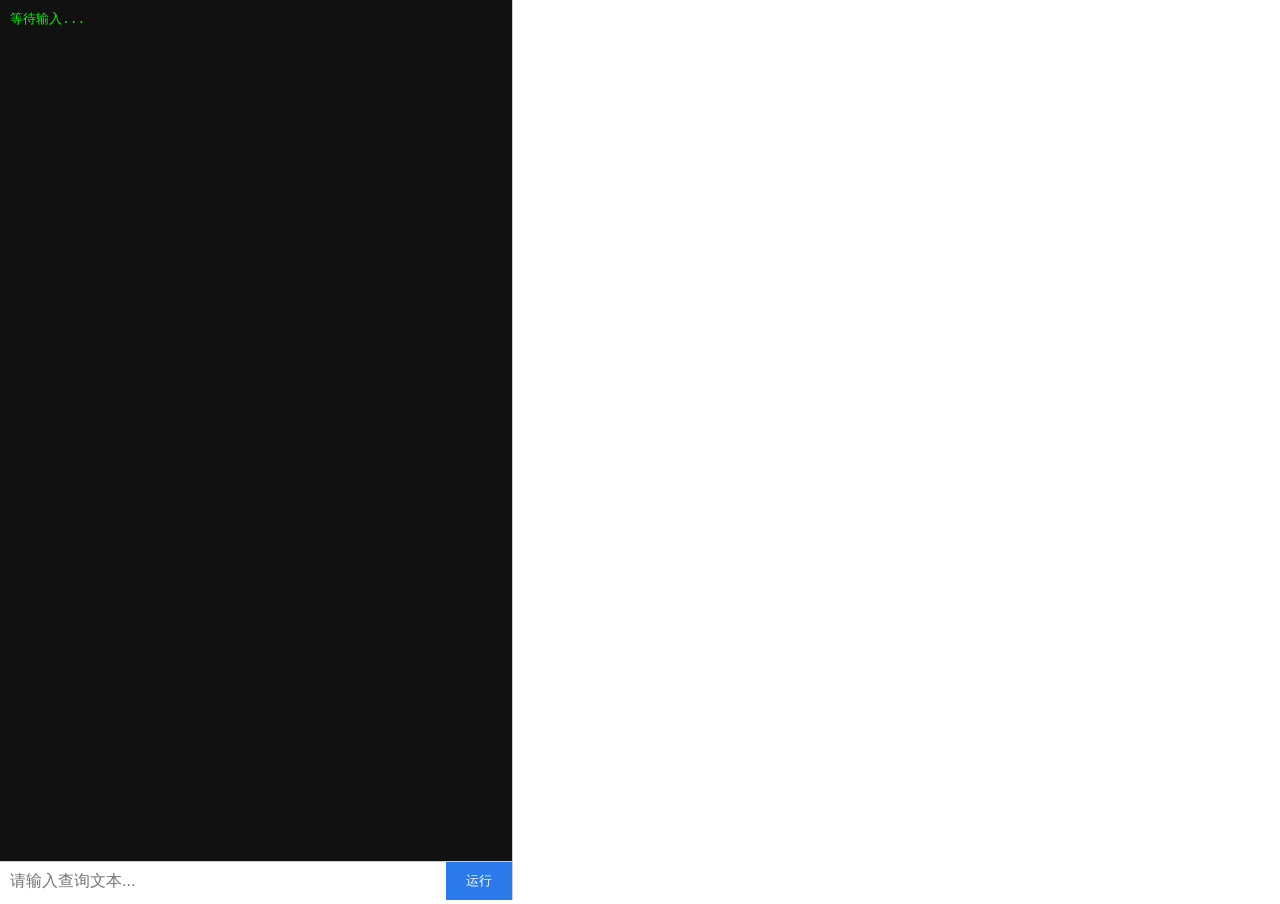
<file: .Trash-0/files/index.html>
<!doctype html>
<html lang="zh-CN">
<head>
  <meta charset="utf-8">
  <title>教学任务交互界面</title>
  <style>
    body { margin:0; height:100vh; display:flex; font-family: sans-serif; }
    .left { width:40%; border-right:1px solid #ccc; display:flex; flex-direction:column; }
    .logs { flex:1; padding:10px; overflow:auto; background:#111; color:#0f0; font-family: monospace; white-space:pre-wrap; }
    .input-area { display:flex; border-top:1px solid #ccc; }
    input { flex:1; padding:10px; border:none; font-size:16px; }
    button { padding:10px 20px; border:none; background:#2b7aeb; color:#fff; cursor:pointer; }
    .right { flex:1; }
    iframe { width:100%; height:100%; border:none; }
  </style>
</head>
<body>
  <div class="left">
    <div class="logs" id="logs">等待输入...</div>
    <div class="input-area">
      <input id="query" placeholder="请输入查询文本...">
      <button onclick="runQuery()">运行</button>
    </div>
  </div>
  <div class="right">
    <iframe id="preview"></iframe>
  </div>

  <script>
    async function runQuery() {
      const query = document.getElementById("query").value;
      document.getElementById("logs").textContent = "▶️ 正在执行，请稍候...\n";

      const res = await fetch("/run", {
        method: "POST",
        headers: {"Content-Type": "application/json"},
        body: JSON.stringify({query})
      });

      const data = await res.json();
      document.getElementById("logs").textContent = data.logs || JSON.stringify(data);

      if (data.html_ready) {
        document.getElementById("preview").src = "/preview";
      } else {
        document.getElementById("preview").srcdoc = "<h3>未生成 HTML</h3>";
      }
    }
  </script>
</body>
</html>
</file>
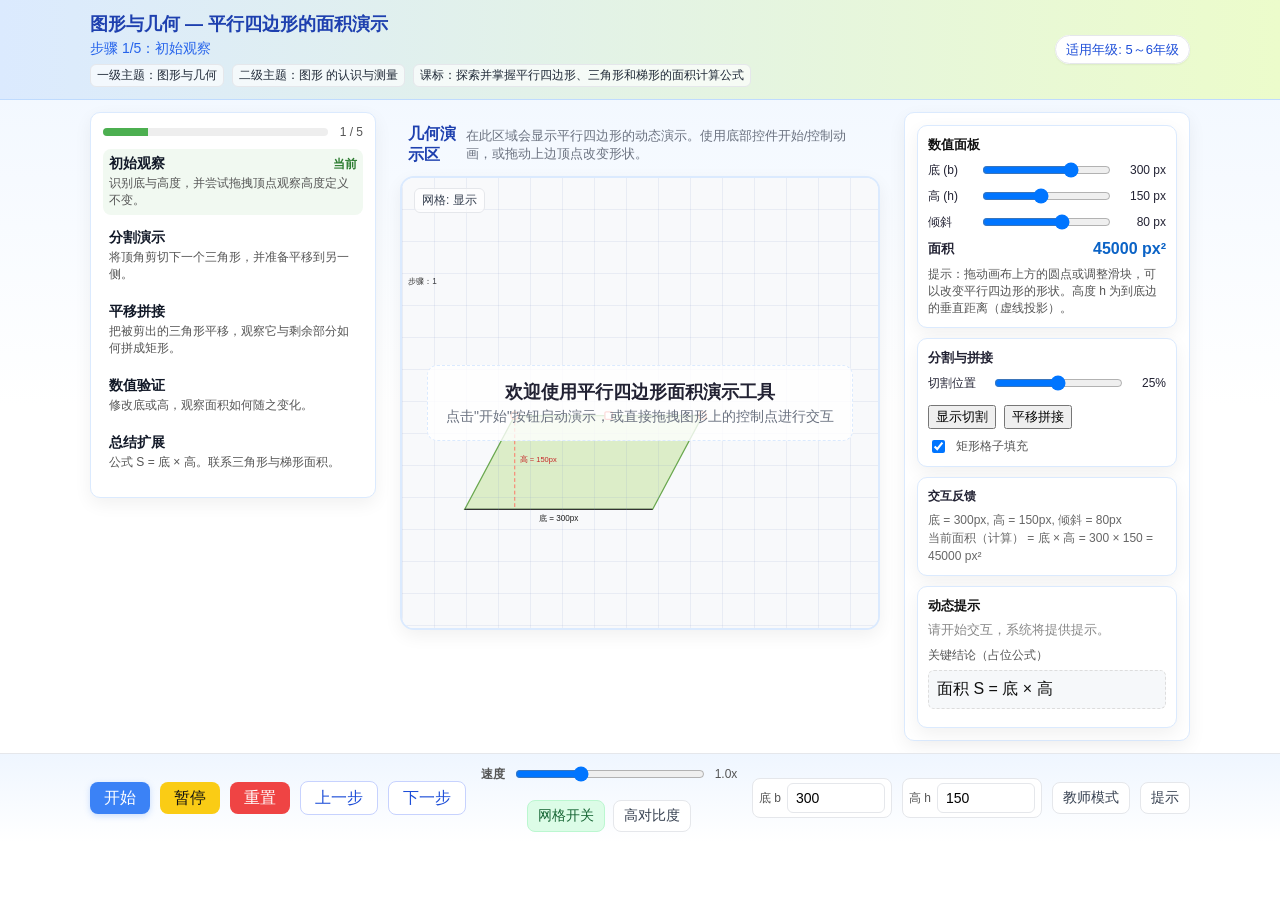
<file: corrected_app.html>
<!DOCTYPE html>
<html lang="zh-CN">
<head>
  <meta charset="utf-8" />
  <meta name="viewport" content="width=device-width,initial-scale=1,viewport-fit=cover" />
  <title>图形与几何 — 平行四边形的面积演示</title>
  <style>
    :root {
      --bg0: #f6fafc;
      --bg1: #ffffff;
      --bg2: #f8f9fb;
      --text: #223;
      --muted: #667085;
      --brand: #2563eb;
      --brand-2: #0ea5e9;
      --ok: #2e7d32;
      --warn: #eab308;
      --danger: #ef4444;
      --indigo: #6366f1;
      --panel-border: #dbeafe;
      --panel-shadow: 0 6px 18px rgba(0,0,0,0.06);
      --grid-weak: rgba(120,140,200,0.12);
      --grid-strong: rgba(0,0,0,0.6);
      --card: #ffffff;
      --hint-bg: #fffbea;
      --hint-border: #ffe58f;
      --svg-green: #6aa84f;
      --svg-green-fill: #dcedc8;
      --svg-orange: #ff8a65;
      --svg-orange-fill: #ffe0b2;
      --svg-blue: #1976d2;
      --svg-blue-fill: #bbdefb;
    }
    
    body.hc {
      --bg0: #fff8db;
      --bg1: #ffffff;
      --bg2: #fffbcc;
      --text: #000;
      --muted: #111;
      --panel-border: #111;
      --panel-shadow: none;
      --grid-weak: rgba(0,0,0,0.6);
    }
    
    html, body {
      height: 100%;
      margin: 0;
    }
    
    body {
      font-family: "PingFang SC", "Microsoft YaHei", sans-serif;
      color: var(--text);
      background: linear-gradient(to bottom, #eff6ff 0%, #ffffff 45%);
    }
    
    /* 布局组件 */
    .container {
      max-width: 1100px;
      margin: 0 auto;
      padding: 12px 16px;
    }
    
    /* 头部样式 */
    .header {
      width: 100%;
      background: linear-gradient(90deg, #dbeafe 0%, #ecfccb 100%);
      border-bottom: 1px solid #bfdbfe;
    }
    
    .header-row {
      display: flex;
      align-items: center;
      justify-content: space-between;
      gap: 12px;
    }
    
    .title {
      margin: 0;
      font-size: 18px;
      font-weight: 600;
      color: #1e40af;
    }
    
    .subtitle {
      margin: 4px 0 0 0;
      font-size: 14px;
      color: #2563eb;
    }
    
    .badge {
      font-size: 13px;
      color: #1d4ed8;
      background: #fff;
      border: 1px solid #e5e7eb;
      border-radius: 999px;
      padding: 6px 10px;
      box-shadow: 0 1px 2px rgba(0,0,0,0.06);
      white-space: nowrap;
    }
    
    .courseMeta {
      display: flex;
      gap: 8px;
      flex-wrap: wrap;
      margin-top: 6px;
      font-size: 12px;
      color: #1f2937;
    }
    
    .courseMeta span {
      background: #ffffffaa;
      border: 1px solid #e5e7eb;
      border-radius: 6px;
      padding: 2px 6px;
    }
    
    /* 主内容区域 */
    .main {
      min-height: 60vh;
    }
    
    .main-flex {
      display: flex;
      gap: 12px;
      align-items: flex-start;
    }
    
    .side {
      width: 260px;
      background: var(--bg1);
      border: 1px solid var(--panel-border);
      border-radius: 10px;
      box-shadow: var(--panel-shadow);
      padding: 12px;
    }
    
    .canvas-wrap {
      flex: 1;
      padding: 12px;
      display: flex;
      flex-direction: column;
    }
    
    .canvas-header {
      display: flex;
      justify-content: space-between;
      align-items: center;
      margin-bottom: 10px;
      padding: 0 8px;
    }
    
    .canvas-title {
      font-size: 16px;
      font-weight: 600;
      color: #1e40af;
    }
    
    .canvas-description {
      font-size: 13px;
      color: #6b7280;
      max-width: 500px;
    }
    
    .canvas-box {
      position: relative;
      border: 2px solid var(--panel-border);
      border-radius: 14px;
      background: var(--bg1);
      box-shadow: var(--panel-shadow);
      height: 50vh;
      min-height: 380px;
      display: flex;
      align-items: center;
      justify-content: center;
      overflow: hidden;
    }
    
    .canvas-grid {
      position: absolute;
      inset: 0;
      pointer-events: none;
      background-image: 
        linear-gradient(0deg, var(--grid-weak) 1px, transparent 1px),
        linear-gradient(90deg, var(--grid-weak) 1px, transparent 1px);
      background-size: 32px 32px;
    }
    
    .grid-indicator {
      position: absolute;
      top: 10px;
      left: 12px;
      font-size: 12px;
      background: #ffffffb3;
      border: 1px solid #e5e7eb;
      border-radius: 6px;
      padding: 3px 7px;
      color: #374151;
    }
    
    .placeholder {
      position: absolute;
      max-width: 640px;
      text-align: center;
      background: #ffffffcc;
      border: 1px dashed #dbeafe;
      border-radius: 10px;
      padding: 14px 18px;
      pointer-events: none;
      user-select: none;
      z-index: 10;
      transition: opacity 0.3s ease;
    }
    
    .placeholder.hidden {
      opacity: 0;
    }
    
    .ph-title {
      font-size: 18px;
      font-weight: 600;
      margin-bottom: 4px;
    }
    
    .ph-sub {
      font-size: 14px;
      color: #6b7280;
    }
    
    svg.geom {
      background: var(--bg2);
      border-radius: 8px;
      width: 100%;
      height: 100%;
    }
    
    /* 步骤引导 */
    .progressbar {
      height: 8px;
      background: #eee;
      border-radius: 6px;
      overflow: hidden;
    }
    
    .progressbar .bar {
      height: 100%;
      background: #4caf50;
      width: 0%;
      transition: width .3s;
    }
    
    .steps {
      list-style: none;
      padding-left: 0;
      margin: 10px 0 0 0;
    }
    
    .steps li {
      margin-bottom: 8px;
      cursor: pointer;
      border-radius: 8px;
      padding: 6px;
    }
    
    .steps li.active {
      background: rgba(76,175,80,0.08);
    }
    
    .step-title {
      display: flex;
      align-items: center;
      justify-content: space-between;
      font-weight: 600;
      color: #111827;
      font-size: 14px;
    }
    
    .step-summary {
      font-size: 12px;
      color: #555;
      margin-top: 2px;
    }
    
    .tag-active {
      font-size: 12px;
      color: #2e7d32;
      margin-left: 8px;
    }
    
    /* 提示面板 */
    .hint-item {
      margin-bottom: 8px;
      background: var(--hint-bg);
      padding: 8px;
      border-radius: 6px;
      border: 1px solid var(--hint-border);
      font-size: 13px;
      color: #222;
    }
    
    .hint-empty {
      font-size: 13px;
      color: #888;
    }
    
    .formula {
      background: #f6f8fa;
      padding: 8px;
      border-radius: 6px;
      border: 1px dashed #ddd;
      font-size: 16px;
      color: #111;
    }
    
    .teacher-notes {
      margin-top: 8px;
      font-size: 12px;
      color: #0b5345;
    }
    
    .panel {
      background: var(--bg1);
      border: 1px solid var(--panel-border);
      border-radius: 10px;
      box-shadow: var(--panel-shadow);
      padding: 10px;
    }
    
    .controls-inline {
      display: flex;
      gap: 8px;
      margin-top: 12px;
    }
    
    /* 工具栏 */
    .toolbar {
      width: 100%;
      background: linear-gradient(to top, #ffffff 0%, #eff6ff 100%);
      border-top: 1px solid #e5e7eb;
      position: sticky;
      bottom: 0;
      z-index: 5;
    }
    
    .toolbar .row {
      max-width: 1100px;
      margin: 0 auto;
      padding: 10px 16px;
      display: flex;
      flex-wrap: wrap;
      gap: 12px;
      align-items: center;
      justify-content: space-between;
    }
    
    .btn {
      cursor: pointer;
      border-radius: 8px;
      padding: 8px 14px;
      font-size: 16px;
      line-height: 1;
      border: none;
    }
    
    .btn:disabled {
      opacity: .6;
      cursor: not-allowed;
    }
    
    .btn-start { 
      background: #3b82f6; 
      color: #fff; 
      box-shadow: 0 2px 6px rgba(59,130,246,.25);
    }
    
    .btn-pause { 
      background: #facc15; 
      color: #111; 
    }
    
    .btn-reset { 
      background: #ef4444; 
      color: #fff; 
    }
    
    .btn-ghost { 
      background: #fff; 
      color: #1d4ed8; 
      border: 1px solid #c7d2fe; 
    }
    
    .chip {
      padding: 6px 10px; 
      border-radius: 8px; 
      font-size: 14px; 
      border: 1px solid #e5e7eb; 
      background: #fff; 
      color: #374151;
    }
    
    .chip.active { 
      background: #dcfce7; 
      color: #166534; 
      border-color: #bbf7d0; 
    }
    
    .chip.dark { 
      background: #000; 
      color: #fff; 
      border-color: #000; 
    }
    
    .num-field {
      display: flex; 
      align-items: center; 
      gap: 6px; 
      background: #fff; 
      border: 1px solid #e5e7eb; 
      border-radius: 8px; 
      padding: 4px 6px;
    }
    
    .num-field input {
      width: 80px; 
      padding: 6px 8px; 
      border: 1px solid #e5e7eb; 
      border-radius: 6px; 
      font-size: 14px;
    }
    
    .switch-wrap {
      display: flex; 
      align-items: center; 
      gap: 8px;
    }
    
    .speed-wrap {
      display: flex; 
      align-items: center; 
      gap: 8px;
    }
    
    .speed-wrap input[type="range"] { 
      width: 190px; 
    }
    
    /* 浮动提示 */
    .float-hint {
      position: fixed; 
      right: 24px; 
      bottom: 24px; 
      z-index: 1000;
      transition: all .3s;
    }
    
    .float-card {
      background: #fff; 
      border: 1px solid #e5e7eb; 
      border-radius: 12px; 
      box-shadow: var(--panel-shadow); 
      padding: 10px; 
      max-width: 320px;
    }
    
    .float-head {
      display: flex; 
      gap: 10px; 
      align-items: flex-start;
    }
    
    .float-avatar {
      width: 40px; 
      height: 40px; 
      border-radius: 999px; 
      background: #fde68a; 
      color: #92400e; 
      display: flex; 
      align-items: center; 
      justify-content: center; 
      font-weight: 700;
      flex-shrink: 0;
    }
    
    .float-close {
      border: none; 
      background: transparent; 
      cursor: pointer; 
      color: #9ca3af; 
      font-size: 18px;
    }
    
    .float-note {
      text-align: right; 
      font-size: 12px; 
      color: #6b7280; 
      margin-top: 6px;
    }
    
    /* 信息行 */
    .info-row {
      display: flex; 
      justify-content: space-between; 
      align-items: center; 
      margin-top: 6px; 
      font-size: 13px;
    }
    
    .small {
      font-size: 12px;
      color: #555;
    }
    
    .kbd {
      font-family: ui-monospace, SFMono-Regular, Menlo, Monaco, Consolas, "Liberation Mono", "Courier New", monospace; 
      background: #f3f4f6; 
      border: 1px solid #e5e7eb; 
      padding: 2px 6px; 
      border-radius: 4px;
    }
    
    /* 响应式设计 */
    @media (max-width: 1024px) {
      .main-flex { 
        flex-direction: column; 
      }
      
      .side { 
        width: 100%; 
      }
      
      .canvas-header {
        flex-direction: column;
        align-items: flex-start;
        gap: 8px;
      }
    }
  </style>
</head>
<body>
  <header class="header" role="banner">
    <div class="container header-row">
      <div>
        <h1 class="title" id="pageTitle">图形与几何 — 平行四边形的面积演示</h1>
        <p class="subtitle" id="stepSubtitle">步骤 1/5：初始观察</p>
        <div class="courseMeta" aria-label="课程信息">
          <span>一级主题：图形与几何</span>
          <span>二级主题：图形 的认识与测量</span>
          <span>课标：探索并掌握平行四边形、三角形和梯形的面积计算公式</span>
        </div>
      </div>
      <div>
        <span class="badge">适用年级: 5～6年级</span>
      </div>
    </div>
  </header>

  <main class="container main" role="main">
    <div class="main-flex" aria-label="教学主区布局">
      <!-- 左侧 StepGuide -->
      <aside class="side" aria-label="步骤引导" id="stepGuidePanel">
        <div style="display:flex; align-items:center; gap:12px;">
          <div style="flex:1;">
            <div class="progressbar" aria-hidden="true">
              <div class="bar" id="progressBar" style="width:20%;"></div>
            </div>
          </div>
          <div id="progressText" class="small">1 / 5</div>
        </div>
        <ol class="steps" id="stepList" aria-label="步骤列表"></ol>
      </aside>

      <!-- 中间 画布 -->
      <section class="canvas-wrap" aria-label="几何动画演示区">
        <div class="canvas-header">
          <div class="canvas-title">几何演示区</div>
          <div class="canvas-description">在此区域会显示平行四边形的动态演示。使用底部控件开始/控制动画，或拖动上边顶点改变形状。</div>
        </div>
        <div class="canvas-box" id="canvasBox" role="region" aria-label="主动画画布" aria-live="polite" tabindex="0">
          <div class="canvas-grid" id="gridLayer"></div>
          <div class="grid-indicator" id="gridIndicator">网格: 显示</div>
          <div class="placeholder" id="placeholder">
            <div class="ph-title">欢迎使用平行四边形面积演示工具</div>
            <div class="ph-sub">点击"开始"按钮启动演示，或直接拖拽图形上的控制点进行交互</div>
          </div>
          <svg id="geomSVG" class="geom" aria-label="可交互的平行四边形演示" role="img"></svg>
        </div>
      </section>

      <!-- 右侧 提示/数值面板 -->
      <aside class="side" aria-label="提示与数值面板">
        <div class="panel" style="margin-bottom:10px;">
          <div style="font-size:13px; color:#111; margin-bottom:6px;"><strong>数值面板</strong></div>

          <div style="display:flex; align-items:center; gap:8px; margin-bottom:6px;">
            <div style="font-size:12px; width:50px;">底 (b)</div>
            <input type="range" id="sliderB" min="40" max="400" value="300" style="flex:1;">
            <div style="width:52px; text-align:right; font-size:12px;"><span id="lblB">300</span> px</div>
          </div>

          <div style="display:flex; align-items:center; gap:8px; margin-bottom:6px;">
            <div style="font-size:12px; width:50px;">高 (h)</div>
            <input type="range" id="sliderH" min="10" max="320" value="150" style="flex:1;">
            <div style="width:52px; text-align:right; font-size:12px;"><span id="lblH">150</span> px</div>
          </div>

          <div style="display:flex; align-items:center; gap:8px; margin-bottom:8px;">
            <div style="font-size:12px; width:50px;">倾斜</div>
            <input type="range" id="sliderTilt" min="-280" max="280" value="80" style="flex:1;">
            <div style="width:52px; text-align:right; font-size:12px;"><span id="lblTilt">80</span> px</div>
          </div>

          <div class="info-row">
            <div><strong>面积</strong></div>
            <div style="font-size:16px; color:#0b63c6; font-weight:600;" id="areaVal">45000 px²</div>
          </div>

          <div class="small" style="margin-top:8px;">
            提示：拖动画布上方的圆点或调整滑块，可以改变平行四边形的形状。高度 h 为到底边的垂直距离（虚线投影）。
          </div>
        </div>

        <div class="panel" style="margin-bottom:10px;">
          <div style="font-size:13px; margin-bottom:6px;"><strong>分割与拼接</strong></div>
          <div style="display:flex; align-items:center; gap:8px; margin-bottom:6px;">
            <div style="font-size:12px; width:60px;">切割位置</div>
            <input type="range" id="sliderCut" min="0.05" max="0.45" step="0.01" value="0.25" style="flex:1;">
            <div style="width:36px; text-align:right; font-size:12px;"><span id="lblCut">25</span>%</div>
          </div>
          <div class="controls-inline">
            <button id="btnShowCut">显示切割</button>
            <button id="btnTranslate" class="primary">平移拼接</button>
          </div>
          <div style="display:flex; align-items:center; gap:8px; margin-top:8px;">
            <input id="chkGridFill" type="checkbox" checked>
            <label for="chkGridFill" class="small">矩形格子填充</label>
          </div>
          <div class="teacher-notes" id="teacherNote">
            教师提示：可先示范一次从"切割"到"平移"完整过程，再让学生尝试改变 b/h 观察面积变化。
          </div>
        </div>

        <div class="panel" style="font-size:12px;">
          <div style="margin-bottom:6px;"><strong>交互反馈</strong></div>
          <div id="telemetry" style="color:#666; line-height:1.5;">
            底 = 300px, 高 = 150px, 倾斜 = 80px<br>
            当前面积（计算） = 底 × 高 = 300 × 150 = 45000 px²
          </div>
        </div>

        <div class="panel" style="margin-top:10px;">
          <div style="font-size:13px; color:#111; margin-bottom:6px;"><strong>动态提示</strong></div>
          <div id="hintStack"></div>
          <div style="margin-top:8px;">
            <div class="small" style="margin-bottom:6px;">关键结论（占位公式）</div>
            <div class="formula">面积 S = 底 × 高</div>
          </div>
          <div class="teacher-notes" id="teacherNotesList"></div>
        </div>
      </aside>
    </div>
  </main>

  <!-- 工具栏 -->
  <div class="toolbar" role="contentinfo">
    <div class="row">
      <!-- left -->
      <div style="display:flex; gap:10px; flex-wrap:wrap; align-items:center;">
        <button class="btn btn-start" id="btnStart" aria-label="开始动画">开始</button>
        <button class="btn btn-pause" id="btnPause" aria-label="暂停动画">暂停</button>
        <button class="btn btn-reset" id="btnReset" aria-label="重置动画">重置</button>
        <button class="btn btn-ghost" id="btnPrev" aria-label="上一步">上一步</button>
        <button class="btn btn-ghost" id="btnNext" aria-label="下一步">下一步</button>
      </div>

      <!-- middle -->
      <div style="display:flex; align-items:center; gap:16px; flex:1; justify-content:center; flex-wrap:wrap;">
        <div class="speed-wrap">
          <span class="small" style="font-weight:600;">速度</span>
          <input type="range" id="speedRange" min="0.5" max="2" step="0.1" value="1" aria-label="播放速度滑条 0.5 到 2 倍">
          <span class="small" id="speedLabel">1x</span>
        </div>

        <div class="switch-wrap">
          <button id="btnToggleGrid" class="chip active" aria-pressed="true" aria-label="显示或隐藏网格">网格开关</button>
          <button id="btnHighContrast" class="chip" aria-pressed="false" aria-label="高对比模式切换">高对比度</button>
        </div>
      </div>

      <!-- right -->
      <div style="display:flex; gap:10px; align-items:center; flex-wrap:wrap;">
        <label class="num-field">
          <span class="small">底 b</span>
          <input id="numBase" type="number" min="40" max="400" step="1" value="300" aria-label="基底 b">
        </label>
        <label class="num-field">
          <span class="small">高 h</span>
          <input id="numHeight" type="number" min="10" max="320" step="1" value="150" aria-label="对应高 h">
        </label>
        <button id="btnTeacher" class="chip" aria-pressed="false" aria-label="教师模式切换">教师模式</button>
        <button id="btnHint" class="chip" aria-pressed="false" aria-label="提示或示答" disabled>提示</button>
      </div>
    </div>
  </div>

  <!-- 浮动提示 -->
  <div class="float-hint" id="floatHint" style="opacity:0; transform:translateY(12px); pointer-events:none;">
    <div class="float-card">
      <div class="float-head">
        <div class="float-avatar">师</div>
        <div style="flex:1;">
          <div style="font-size:13px; font-weight:700; color:#111;">教师提示</div>
          <div style="margin-top:4px; font-size:13px; color:#374151;" id="floatHintText">提示：平行四边形的面积 = 底 × 对应高。尝试调整底与高，观察面积变化。</div>
        </div>
        <button class="float-close" id="floatClose" aria-label="关闭提示">✕</button>
      </div>
      <div class="float-note">（仅显示当前教师/学生提示）</div>
    </div>
  </div>

  <script>
    (function(){
      // App State
      const state = {
        // lesson steps
        steps: [
          { id:'observe', title:'初始观察', summary:'识别底与高度，并尝试拖拽顶点观察高度定义不变。' },
          { id:'cut', title:'分割演示', summary:'将顶角剪切下一个三角形，并准备平移到另一侧。' },
          { id:'translate', title:'平移拼接', summary:'把被剪出的三角形平移，观察它与剩余部分如何拼成矩形。' },
          { id:'verify', title:'数值验证', summary:'修改底或高，观察面积如何随之变化。' },
          { id:'summary', title:'总结扩展', summary:'公式 S = 底 × 高。联系三角形与梯形面积。' }
        ],
        stepIndex: 0,
        // shape
        width: 760,
        height: 420,
        margin: 40,
        baseLeftX: 100, // margin + 60
        baseY: 420 - 40, // height - margin
        b: 300,
        h: 150,
        tilt: 80,
        cutT: 0.25,
        translateProgress: 0,
        showGrid: true,
        rectGridFill: true,
        // control
        isPlaying: false,
        isPaused: false,
        speed: 1,
        teacherMode: false,
        showHint: false,
        highContrast: false,
        // internals
        timers: [],
        rafId: null,
        dragging: null, // 'topLeft' | 'topRight' | 'topEdge' | null
        teacherNotes: [
          '建议先演示一遍完整动画，再让学生操作。',
          '重点强调：高度为垂直距离而非斜边长度。',
          '课堂控制：逐步播放并在每步停顿提问。',
          '可启用教师模式查看标准答案与教学建议。'
        ],
        messages: [],
        activeHint: '',
        hasInteracted: false
      };

      // DOM refs
      const stepSubtitle = document.getElementById('stepSubtitle');
      const progressBar = document.getElementById('progressBar');
      const progressText = document.getElementById('progressText');
      const stepList = document.getElementById('stepList');
      const hintStack = document.getElementById('hintStack');
      const teacherNotesList = document.getElementById('teacherNotesList');
      const canvasBox = document.getElementById('canvasBox');
      const gridLayer = document.getElementById('gridLayer');
      const gridIndicator = document.getElementById('gridIndicator');
      const placeholder = document.getElementById('placeholder');
      const svg = document.getElementById('geomSVG');
      const sliderB = document.getElementById('sliderB');
      const sliderH = document.getElementById('sliderH');
      const sliderTilt = document.getElementById('sliderTilt');
      const lblB = document.getElementById('lblB');
      const lblH = document.getElementById('lblH');
      const lblTilt = document.getElementById('lblTilt');
      const areaVal = document.getElementById('areaVal');
      const telemetry = document.getElementById('telemetry');
      const sliderCut = document.getElementById('sliderCut');
      const lblCut = document.getElementById('lblCut');
      const chkGridFill = document.getElementById('chkGridFill');
      const teacherNote = document.getElementById('teacherNote');

      const btnShowCut = document.getElementById('btnShowCut');
      const btnTranslate = document.getElementById('btnTranslate');

      const btnStart = document.getElementById('btnStart');
      const btnPause = document.getElementById('btnPause');
      const btnReset = document.getElementById('btnReset');
      const btnPrev = document.getElementById('btnPrev');
      const btnNext = document.getElementById('btnNext');

      const speedRange = document.getElementById('speedRange');
      const speedLabel = document.getElementById('speedLabel');
      const btnToggleGrid = document.getElementById('btnToggleGrid');
      const btnHighContrast = document.getElementById('btnHighContrast');

      const numBase = document.getElementById('numBase');
      const numHeight = document.getElementById('numHeight');
      const btnTeacher = document.getElementById('btnTeacher');
      const btnHint = document.getElementById('btnHint');

      const floatHint = document.getElementById('floatHint');
      const floatHintText = document.getElementById('floatHintText');
      const floatClose = document.getElementById('floatClose');

      // Utility
      function clamp(v, min, max){ return Math.max(min, Math.min(max, v)); }
      function dist(x1,y1,x2,y2){ const dx=x1-x2, dy=y1-y2; return Math.hypot(dx,dy); }
      function lerp(a,b,t){ return a+(b-a)*t; }
      function easeInOut(t){ return t<0.5 ? 4*t*t*t : 1 - Math.pow(-2*t+2,3)/2; }

      function addMessage(msg){
        state.messages.unshift(msg);
        state.messages = state.messages.slice(0,6);
      }

      // Hide placeholder on interaction
      function hidePlaceholder() {
        if (!state.hasInteracted) {
          state.hasInteracted = true;
          placeholder.classList.add('hidden');
        }
      }

      // Build Step list
      function renderStepList(){
        stepList.innerHTML = '';
        state.steps.forEach((s, idx)=>{
          const li = document.createElement('li');
          li.className = idx===state.stepIndex ? 'active' : '';
          const title = document.createElement('div');
          title.className = 'step-title';
          title.innerHTML = `<span>${s.title}</span>${idx===state.stepIndex?'<span class="tag-active">当前</span>':''}`;
          const sum = document.createElement('div');
          sum.className = 'step-summary';
          sum.textContent = s.summary;
          li.appendChild(title);
          li.appendChild(sum);
          li.addEventListener('click', ()=>{
            hidePlaceholder();
            stopAllAnimations();
            state.stepIndex = idx;
            if (idx!==2) state.translateProgress = (idx>=3?1:0);
            state.activeHint = s.summary;
            if(idx===1){ /* show cut */ }
            if(idx===2){ /* start translate animate */ animateTranslateTo(1); }
            renderAll();
          });
          stepList.appendChild(li);
        });
        const percent = ((state.stepIndex+1)/state.steps.length)*100;
        progressBar.style.width = percent+'%';
        progressText.textContent = `${state.stepIndex+1} / ${state.steps.length}`;
      }

      // Header subtitle
      function renderSubtitle(){
        const s = state.steps[state.stepIndex];
        stepSubtitle.textContent = `步骤 ${state.stepIndex+1}/${state.steps.length}：${s.title}`;
      }

      // Right hints
      function renderHints(){
        hintStack.innerHTML = '';
        const merged = [state.activeHint, ...state.messages].filter(Boolean);
        if(merged.length===0){
          const empty = document.createElement('div');
          empty.className='hint-empty';
          empty.textContent='请开始交互，系统将提供提示。';
          hintStack.appendChild(empty);
        }else{
          merged.forEach((m)=>{
            const div = document.createElement('div');
            div.className='hint-item';
            div.textContent = m;
            hintStack.appendChild(div);
          });
        }

        // Teacher notes
        teacherNotesList.innerHTML = '';
        if(state.teacherMode){
          const strong = document.createElement('div');
          strong.className='teacher-notes';
          strong.innerHTML = '<strong>教师提示：</strong>';
          teacherNotesList.appendChild(strong);
          const ul = document.createElement('ul');
          ul.style.marginTop='6px';
          state.teacherNotes.forEach(n=>{
            const li=document.createElement('li');
            li.textContent = n;
            ul.appendChild(li);
          });
          teacherNotesList.appendChild(ul);
          teacherNote.style.display='';
        }else{
          teacherNote.style.display='none';
        }
      }

      // Toolbar states
      function renderToolbar(){
        btnPause.textContent = state.isPaused ? '继续' : '暂停';
        speedLabel.textContent = state.speed.toFixed(1)+'x';
        btnToggleGrid.classList.toggle('active', state.showGrid);
        btnHighContrast.classList.toggle('dark', state.highContrast);
        btnHighContrast.classList.toggle('active', state.highContrast);
        btnTeacher.classList.toggle('active', state.teacherMode);
        btnTeacher.setAttribute('aria-pressed', String(state.teacherMode));
        btnHint.disabled = !state.teacherMode;
        btnHint.classList.toggle('active', state.showHint);
        btnHint.setAttribute('aria-pressed', String(state.showHint));
      }

      // Floating hint
      function renderFloatHint(){
        if(state.showHint && state.teacherMode){
          floatHint.style.opacity='1';
          floatHint.style.transform='translateY(0)';
          floatHint.style.pointerEvents='auto';
          floatHintText.textContent = '提示：平行四边形的面积 = 底 × 对应高。尝试调整底与高，观察面积变化。';
        }else{
          floatHint.style.opacity='0';
          floatHint.style.transform='translateY(12px)';
          floatHint.style.pointerEvents='none';
        }
      }

      // Grid and HC
      function renderCanvasBoxSkin(){
        gridLayer.style.display = state.showGrid ? 'block' : 'none';
        gridIndicator.textContent = '网格: ' + (state.showGrid ? '显示' : '隐藏');
        document.body.classList.toggle('hc', state.highContrast);
      }

      // Shape geometry
      function getPoints(){
        const bottomLeft = { x: state.baseLeftX, y: state.baseY };
        const bottomRight = { x: state.baseLeftX + state.b, y: state.baseY };
        const topLeft = { x: state.baseLeftX + state.tilt, y: state.baseY - state.h };
        const topRight = { x: state.baseLeftX + state.tilt + state.b, y: state.baseY - state.h };
        return { bottomLeft, bottomRight, topLeft, topRight };
      }

      function computeArea(){ return Math.round(state.b * state.h); }

      // SVG helpers
      function clearSVG(){
        while(svg.firstChild) svg.removeChild(svg.firstChild);
      }
      function svgEl(tag, attrs = {}, children = []){
        const el = document.createElementNS('http://www.w3.org/2000/svg', tag);
        for(const k in attrs){
          if(attrs[k]!==undefined) el.setAttribute(k, String(attrs[k]));
        }
        if(typeof children==='string'){ el.textContent = children; }
        else children.forEach(ch => el.appendChild(ch));
        return el;
      }

      function buildSVG(){
        clearSVG();
        svg.setAttribute('viewBox', `0 0 ${state.width} ${state.height}`);

        const { bottomLeft, bottomRight, topLeft, topRight } = getPoints();

        // Parallelogram
        const polyStr = `${bottomLeft.x},${bottomLeft.y} ${bottomRight.x},${bottomRight.y} ${topRight.x},${topRight.y} ${topLeft.x},${topLeft.y}`;
        svg.appendChild(svgEl('polygon', {
          points: polyStr,
          fill: getComputedStyle(document.body).getPropertyValue('--svg-green-fill').trim() || '#dcedc8',
          stroke: getComputedStyle(document.body).getPropertyValue('--svg-green').trim() || '#6aa84f',
          'stroke-width': 2,
          opacity: (state.stepIndex>=2) ? 0.85 : 1
        }));

        // base line
        svg.appendChild(svgEl('line',{
          x1: bottomLeft.x, y1: bottomLeft.y, x2: bottomRight.x, y2: bottomRight.y,
          stroke: '#333', 'stroke-width':2
        }));
        // base label
        svg.appendChild(svgEl('text',{
          x: (bottomLeft.x + bottomRight.x)/2,
          y: bottomLeft.y + 18,
          'font-size': 13,
          'text-anchor': 'middle',
          fill:'#222'
        }, `底 = ${state.b}px`));

        // height dashed projection (vertical through topLeft)
        const projX = topLeft.x;
        svg.appendChild(svgEl('line', {
          x1: projX, y1: topLeft.y, x2: projX, y2: bottomLeft.y,
          stroke:'#ff6f61', 'stroke-width':1.5, 'stroke-dasharray': '6 4'
        }));
        svg.appendChild(svgEl('circle', {
          cx: topLeft.x, cy: topLeft.y, r:3, fill:'#ff6f61'
        }));
        svg.appendChild(svgEl('text', {
          x: projX + 8,
          y: (topLeft.y + bottomLeft.y)/2,
          'font-size': 12,
          fill:'#c62828'
        }, `高 = ${state.h}px`));

        // Cut triangle (step >=1)
        // top edge from topLeft to topRight, cut at t=cutT
        const cutPointTop = { x: topLeft.x + (topRight.x - topLeft.x)*state.cutT, y: topLeft.y + (topRight.y - topLeft.y)*state.cutT };
        const cutBottomProjected = { x: bottomLeft.x + (cutPointTop.x - topLeft.x), y: bottomLeft.y };
        const cutTri = [topLeft, cutPointTop, cutBottomProjected];
        const translationDistance = state.b;
        const cutTriTranslated = cutTri.map(p => ({ x: p.x + translationDistance*state.translateProgress, y: p.y }));

        if(state.stepIndex >= 1){
          // original triangle, fades as translate progresses
          const origPoints = cutTri.map(p => `${p.x},${p.y}`).join(' ');
          svg.appendChild(svgEl('polygon', {
            points: origPoints,
            fill: getComputedStyle(document.body).getPropertyValue('--svg-orange-fill').trim() || '#ffe0b2',
            stroke: getComputedStyle(document.body).getPropertyValue('--svg-orange').trim() || '#ff8a65',
            'stroke-width':1.5,
            opacity: 1 - state.translateProgress
          }));

          // translated target triangle
          const transPoints = cutTriTranslated.map(p => `${p.x},${p.y}`).join(' ');
          svg.appendChild(svgEl('polygon', {
            points: transPoints,
            fill: '#fff3e0',
            stroke: getComputedStyle(document.body).getPropertyValue('--svg-orange').trim() || '#ff8a65',
            'stroke-width':1.2,
            opacity: 0.9
          }));

          // motion arrow (hide at end)
          const arrowLen = translationDistance * Math.max(0.05, state.translateProgress);
          if(state.translateProgress < 0.95){
            const y = cutPointTop.y - 10;
            // marker
            const marker = svgEl('marker', { id:'arrowhead', markerWidth:8, markerHeight:8, refX:6, refY:3, orient:'auto' }, [
              svgEl('path', { d:'M0,0 L6,3 L0,6 L2,3 z', fill:getComputedStyle(document.body).getPropertyValue('--svg-orange').trim() || '#ff8a65' })
            ]);
            const defs = svgEl('defs', {}, [marker]);
            svg.appendChild(defs);
            svg.appendChild(svgEl('line', {
              x1: cutPointTop.x, y1: y, x2: cutPointTop.x + arrowLen, y2: y,
              stroke: getComputedStyle(document.body).getPropertyValue('--svg-orange').trim() || '#ff8a65',
              'stroke-width':1.2, 'stroke-dasharray':'4 3', 'marker-end':'url(#arrowhead)'
            }));
          }
        }

        // After translation show rectangle overlay representing b*h
        if(state.translateProgress > 0.01){
          const rectX = bottomLeft.x;
          const rectY = bottomLeft.y - state.h;
          const rectW = state.b;
          const rectH = state.h;
          const g = svgEl('g', { opacity: state.translateProgress });
          g.appendChild(svgEl('rect',{
            x: rectX, y: rectY, width: rectW, height: rectH,
            fill: getComputedStyle(document.body).getPropertyValue('--svg-blue-fill').trim() || '#bbdefb',
            stroke: getComputedStyle(document.body).getPropertyValue('--svg-blue').trim() || '#1976d2',
            'stroke-width':2
          }));
          if(state.rectGridFill){
            const cols = Math.max(2, Math.floor(rectW/20));
            const rows = Math.max(2, Math.floor(rectH/20));
            const gridGroup = svgEl('g', { opacity:0.6 });
            for(let i=0;i<cols;i++){
              for(let j=0;j<rows;j++){
                gridGroup.appendChild(svgEl('rect',{
                  x: rectX + i*20 + 2,
                  y: rectY + j*20 + 2,
                  width: 16, height:16,
                  fill: (j%2===0?'#e3f2fd':'#bbdefb'),
                  opacity:0.8
                }));
              }
            }
            g.appendChild(gridGroup);
          }
          svg.appendChild(g);
        }

        // draggable handles
        svg.appendChild(svgEl('circle', {
          cx: topLeft.x, cy: topLeft.y, r:6,
          fill: (state.dragging==='topLeft') ? '#ff7043' : '#fff',
          stroke:'#ff7043', 'stroke-width':2
        }));
        svg.appendChild(svgEl('circle', {
          cx: topRight.x, cy: topRight.y, r:6,
          fill: (state.dragging==='topRight') ? '#ff7043' : '#fff',
          stroke:'#ff7043', 'stroke-width':2
        }));
        const centerX = (topLeft.x + topRight.x)/2;
        const centerY = (topLeft.y + topRight.y)/2;
        svg.appendChild(svgEl('rect', {
          x: centerX - 6, y: centerY - 6, width:12, height:12, rx:2, ry:2,
          fill: (state.dragging==='topEdge') ? '#ef5350' : '#fff',
          stroke:'#ef5350', 'stroke-width':2
        }));

        // step label
        svg.appendChild(svgEl('text', { x:10, y:20, 'font-size':13, fill:'#333' }, `步骤：${state.stepIndex+1}`));
      }

      // Render numeric and telemetry
      function renderNumbers(){
        lblB.textContent = state.b;
        lblH.textContent = state.h;
        lblTilt.textContent = state.tilt;
        const area = computeArea();
        areaVal.textContent = `${area} px²`;
        telemetry.innerHTML = `底 = ${state.b}px, 高 = ${state.h}px, 倾斜 = ${state.tilt}px<br>当前面积（计算） = 底 × 高 = ${state.b} × ${state.h} = ${area} px²`;
        sliderB.value = state.b;
        sliderH.value = state.h;
        sliderTilt.min = (-state.b + 20);
        sliderTilt.max = (state.b - 20);
        sliderTilt.value = clamp(state.tilt, +sliderTilt.min, +sliderTilt.max);
        numBase.value = state.b;
        numHeight.value = state.h;
        sliderCut.value = state.cutT;
        lblCut.textContent = Math.round(state.cutT*100);
      }

      function renderAll(){
        renderStepList();
        renderSubtitle();
        renderHints();
        renderToolbar();
        renderCanvasBoxSkin();
        renderFloatHint();
        buildSVG();
        renderNumbers();
        
        // Hide placeholder after user interaction
        if (state.hasInteracted) {
          placeholder.classList.add('hidden');
        }
      }

      // Animation controls
      function stopAllAnimations(){
        state.isPlaying = false;
        state.isPaused = false;
        state.timers.forEach(t=>clearTimeout(t));
        state.timers = [];
        if(state.rafId){ cancelAnimationFrame(state.rafId); state.rafId = null; }
      }

      function schedule(fn, delay){
        const id = setTimeout(fn, delay);
        state.timers.push(id);
      }

      function animateTranslateTo(target, durationMs){
        stopRAFOnly();
        const start = performance.now();
        const from = state.translateProgress;
        const to = target;
        const duration = durationMs || Math.max(300, 900 / state.speed);
        function step(now){
          const t = clamp((now - start) / duration, 0, 1);
          const e = easeInOut(t);
          state.translateProgress = lerp(from, to, e);
          buildSVG();
          if(t < 1 && state.isPlaying && !state.isPaused){
            state.rafId = requestAnimationFrame(step);
          } else if(!state.isPlaying){ /* manual animate */ 
            if(t<1){ state.rafId = requestAnimationFrame(step); }
          } else {
            state.rafId = null;
          }
        }
        // If paused, just set progress and stop; otherwise animate
        if(!state.isPaused){
          state.rafId = requestAnimationFrame(step);
        }
      }

      function stopRAFOnly(){
        if(state.rafId){ cancelAnimationFrame(state.rafId); state.rafId = null; }
      }

      function playAuto(){
        hidePlaceholder();
        stopAllAnimations();
        state.isPlaying = true;
        state.isPaused = false;

        // Start from current step
        const stepDur = Math.max(600, 1400 / state.speed);

        function go(step){
          if(!state.isPlaying) return;
          state.stepIndex = step;
          state.activeHint = state.steps[step].summary;
          if(step===0){
            state.translateProgress = 0;
            renderAll();
            schedule(()=>go(1), stepDur);
          }else if(step===1){
            state.translateProgress = 0;
            renderAll();
            schedule(()=>go(2), stepDur);
          }else if(step===2){
            renderAll();
            // animate translate
            const anim = ()=>{
              if(state.isPaused || !state.isPlaying) return;
              animateTranslateTo(1, Math.max(500, 1200/state.speed));
              // after a delay, go next
              schedule(()=>go(3), Math.max(700, 1400/state.speed));
            };
            anim();
          }else if(step===3){
            state.translateProgress = 1;
            renderAll();
            schedule(()=>go(4), stepDur);
          }else if(step===4){
            state.isPlaying = false; // stop at summary
            renderAll();
          }
        }
        go(state.stepIndex);
      }

      // SVG interactions (drag)
      (function initPointer(){
        let isDown = false;
        let active = null;

        function toSvgPoint(evt){
          const pt = svg.createSVGPoint();
          pt.x = evt.clientX; pt.y = evt.clientY;
          const ctm = svg.getScreenCTM();
          if(!ctm) return {x:0,y:0};
          const inv = ctm.inverse();
          const p = pt.matrixTransform(inv);
          return { x: p.x, y: p.y };
        }

        svg.addEventListener('pointerdown', (e)=>{
          hidePlaceholder();
          const pts = getPoints();
          const p = toSvgPoint(e);
          const near = (pt)=> dist(pt.x, pt.y, p.x, p.y) < 12;
          if(near(pts.topLeft)) active='topLeft';
          else if(near(pts.topRight)) active='topRight';
          else {
            // center of top edge
            const cx = (pts.topLeft.x + pts.topRight.x)/2;
            const cy = (pts.topLeft.y + pts.topRight.y)/2;
            if(dist(cx, cy, p.x, p.y) < 12) active='topEdge';
          }
          if(active){
            isDown = true;
            state.dragging = active;
            svg.setPointerCapture(e.pointerId);
            state.activeHint = '请拖动顶点，注意高度是到对边的垂直距离。';
            addMessage(`开始拖拽：${active}`);
            buildSVG();
          }
        });

        window.addEventListener('pointermove', (e)=>{
          if(!isDown || !active) return;
          const p = toSvgPoint(e);
          const { bottomLeft } = getPoints();
          if(active==='topLeft'){
            const newTilt = Math.round(clamp(p.x - bottomLeft.x, -state.b + 20, state.b - 20));
            state.tilt = newTilt;
            addMessage('倾斜已改变（左上角）');
          }else if(active==='topRight'){
            const desiredTopRightX = p.x;
            const newTilt = Math.round(desiredTopRightX - bottomLeft.x - state.b);
            state.tilt = clamp(newTilt, -state.b + 20, state.b - 20);
            addMessage('倾斜已改变（右上角）');
          }else if(active==='topEdge'){
            const newH = Math.round(clamp(bottomLeft.y - p.y, 10, state.baseY - state.margin - 10));
            state.h = newH;
            addMessage('高度已改变');
          }
          state.activeHint = '实时计算：S = 底 × 高，结果随底/高变动。';
          syncFromStateToInputs();
          buildSVG();
          renderNumbers();
          renderHints();
        });

        window.addEventListener('pointerup', (e)=>{
          if(isDown){
            isDown=false;
            state.messages.unshift(`已拖拽 ${active}`);
            state.dragging=null;
            state.activeHint = '观察：底是否改变？高度是否保持为垂直距离？';
            buildSVG();
            renderHints();
          }
        });
      })();

      // Inputs sync
      function syncFromStateToInputs(){
        sliderB.value = state.b;
        sliderH.value = state.h;
        sliderTilt.min = (-state.b + 20);
        sliderTilt.max = (state.b - 20);
        sliderTilt.value = clamp(state.tilt, +sliderTilt.min, +sliderTilt.max);
        numBase.value = state.b;
        numHeight.value = state.h;
        sliderCut.value = state.cutT;
        chkGridFill.checked = state.rectGridFill;
      }

      // Event bindings
      sliderB.addEventListener('input', ()=>{
        hidePlaceholder();
        state.b = +sliderB.value;
        state.tilt = clamp(state.tilt, -state.b+20, state.b-20);
        state.activeHint = '实时计算：S = 底 × 高，结果随底/高变动。';
        syncFromStateToInputs();
        renderAll();
      });
      sliderH.addEventListener('input', ()=>{
        hidePlaceholder();
        const maxH = state.baseY - state.margin - 10;
        state.h = clamp(+sliderH.value, 10, maxH);
        state.activeHint = '实时计算：S = 底 × 高，结果随底/高变动。';
        syncFromStateToInputs();
        renderAll();
      });
      sliderTilt.addEventListener('input', ()=>{
        hidePlaceholder();
        state.tilt = clamp(+sliderTilt.value, -state.b+20, state.b-20);
        state.activeHint = '实时计算：S = 底 × 高，结果随底/高变动。';
        syncFromStateToInputs();
        renderAll();
      });

      sliderCut.addEventListener('input', ()=>{
        hidePlaceholder();
        state.cutT = +sliderCut.value;
        lblCut.textContent = Math.round(state.cutT*100);
        state.activeHint = '尝试不同切割位置，验证拼接后是否总能构成相同矩形。';
        renderAll();
      });

      chkGridFill.addEventListener('change', ()=>{
        hidePlaceholder();
        state.rectGridFill = chkGridFill.checked;
        renderAll();
      });

      btnShowCut.addEventListener('click', ()=>{
        hidePlaceholder();
        stopAllAnimations();
        state.stepIndex = 1;
        state.translateProgress = 0;
        state.activeHint = '已显示切割：观察被剪下的三角形。';
        renderAll();
      });

      btnTranslate.addEventListener('click', ()=>{
        hidePlaceholder();
        stopAllAnimations();
        state.stepIndex = 2;
        state.activeHint = '平移拼接：观察如何与剩余部分拼成矩形。';
        renderAll();
        animateTranslateTo(1);
      });

      btnStart.addEventListener('click', ()=>{
        playAuto();
        renderToolbar();
      });

      btnPause.addEventListener('click', ()=>{
        if(!state.isPlaying){
          // resume step-specific behavior if user paused before playing; here simply toggle paused view
          state.isPlaying = true;
          state.isPaused = false;
          playAuto();
          renderToolbar();
          return;
        }
        state.isPaused = !state.isPaused;
        if(!state.isPaused){
          // resume
          playAuto(); // restart flow from current step
        }else{
          // pause: stop timers and raf only; keep isPlaying true to resume from current step
          state.timers.forEach(t=>clearTimeout(t));
          state.timers=[];
          stopRAFOnly();
        }
        renderToolbar();
      });

      btnReset.addEventListener('click', ()=>{
        stopAllAnimations();
        // reset shape
        state.b = 300;
        state.h = 150;
        state.tilt = 80;
        state.cutT = 0.25;
        state.translateProgress = 0;
        state.stepIndex = 0;
        state.activeHint = '';
        state.messages = [];
        state.hasInteracted = false;
        placeholder.classList.remove('hidden');
        syncFromStateToInputs();
        renderAll();
      });

      btnPrev.addEventListener('click', ()=>{
        hidePlaceholder();
        stopAllAnimations();
        state.stepIndex = Math.max(0, state.stepIndex - 1);
        if(state.stepIndex<2) state.translateProgress = 0;
        state.activeHint = '已退回上一步，可继续观察或提问学生。';
        renderAll();
      });

      btnNext.addEventListener('click', ()=>{
        hidePlaceholder();
        stopAllAnimations();
        state.stepIndex = Math.min(state.steps.length-1, state.stepIndex + 1);
        if(state.stepIndex===2){
          // animate
          animateTranslateTo(1);
        }
        state.activeHint = '前往下一步：观察并回答引导问题。';
        renderAll();
      });

      speedRange.addEventListener('input', ()=>{
        state.speed = +speedRange.value;
        renderToolbar();
      });

      btnToggleGrid.addEventListener('click', ()=>{
        state.showGrid = !state.showGrid;
        btnToggleGrid.setAttribute('aria-pressed', String(state.showGrid));
        renderAll();
      });

      btnHighContrast.addEventListener('click', ()=>{
        state.highContrast = !state.highContrast;
        btnHighContrast.setAttribute('aria-pressed', String(state.highContrast));
        renderAll();
      });

      numBase.addEventListener('input', ()=>{
        hidePlaceholder();
        const v = clamp(+numBase.value || 40, 40, 400);
        state.b = v;
        state.tilt = clamp(state.tilt, -state.b+20, state.b-20);
        syncFromStateToInputs();
        state.activeHint = '已修改底。';
        renderAll();
      });

      numHeight.addEventListener('input', ()=>{
        hidePlaceholder();
        const maxH = state.baseY - state.margin - 10;
        const v = clamp(+numHeight.value || 10, 10, maxH);
        state.h = v;
        syncFromStateToInputs();
        state.activeHint = '已修改高。';
        renderAll();
      });

      btnTeacher.addEventListener('click', ()=>{
        state.teacherMode = !state.teacherMode;
        if(!state.teacherMode){ state.showHint = false; }
        renderAll();
      });

      btnHint.addEventListener('click', ()=>{
        if(!state.teacherMode) return;
        state.showHint = !state.showHint;
        renderAll();
      });

      floatClose.addEventListener('click', ()=>{
        state.showHint = false;
        renderAll();
      });

      // Keyboard tips (optional)
      canvasBox.addEventListener('keydown', (e)=>{
        if(e.key==='ArrowLeft'){ btnPrev.click(); }
        if(e.key==='ArrowRight'){ btnNext.click(); }
        if(e.key===' '){ e.preventDefault(); btnPause.click(); }
      });

      // Initial render
      syncFromStateToInputs();
      renderAll();
    })();
  </script>
</body>
</html>
</file>
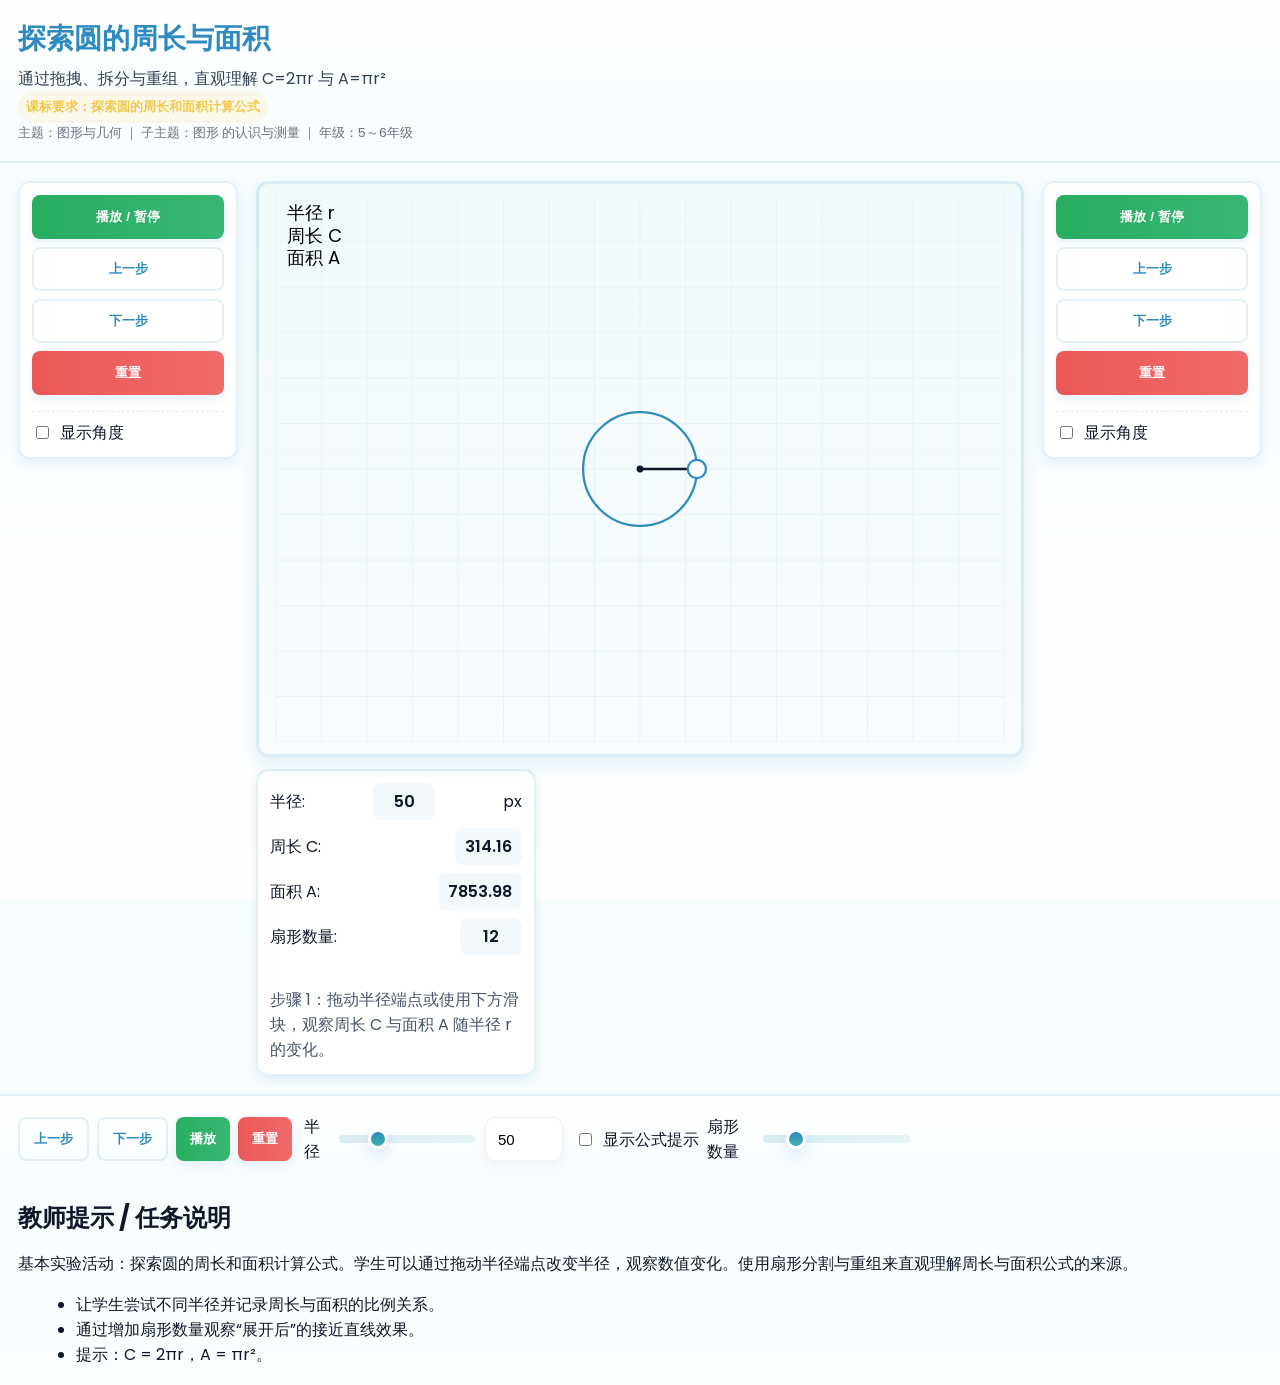
<file: CodeIntegrationAgent/integrated_app.html>
<!DOCTYPE html>
<html lang="zh-CN">
<head>
  <meta charset="utf-8" />
  <meta name="viewport" content="width=device-width,initial-scale=1,viewport-fit=cover" />
  <title>探索圆的周长与面积｜图形与几何 教学实验</title>
  <style>
@import url('https://fonts.googleapis.com/css2?family=Poppins:wght@400;600;700&display=swap');

:root{
  --color-primary:#2E8BC0;
  --color-secondary:#3FB0AC;
  --color-accent:#F2C94C;
  --color-success:#27AE60;
  --color-warning:#F2994A;
  --color-danger:#EB5757;
  --bg:#FFFFFF;
  --surface:#F7FCFF;
  --muted:#6B7280;
  --radius:8px;
  --btn-height:44px;
  --font-base:16px;
  --font-title:22px;
  --shadow-sm: 0 4px 10px rgba(46,139,192,0.12);
  --shadow-md: 0 8px 18px rgba(46,139,192,0.14);
  --svg-stroke: #0F172A;
  --transition-fast: 200ms;
  --transition-med: 320ms;
}

*{box-sizing:border-box}
html,body{height:100%}
body{
  font-family: "Poppins", system-ui, -apple-system, "Noto Sans", "Segoe UI", Roboto, "Helvetica Neue", Arial;
  font-size:var(--font-base);
  color:var(--svg-stroke);
  background:linear-gradient(180deg,var(--surface),var(--bg));
  -webkit-font-smoothing:antialiased;
  -moz-osx-font-smoothing:grayscale;
  margin:0;
}

/* Layout */
.app-layout{
  display:flex;
  gap:18px;
  align-items:flex-start;
  padding:18px;
}
.app-panel{
  background:transparent;
}
.side-panel{
  width:34%;
  min-width:260px;
  display:flex;
  flex-direction:column;
  gap:12px;
}
.main-panel{
  flex:1;
  display:flex;
  flex-direction:column;
  gap:12px;
}

/* Responsive: stack on narrow screens */
@media (max-width:768px){
  .app-layout{flex-direction:column}
  .side-panel{width:100%; min-width:unset}
}

/* Canvas wrapper maintains 4:3 ratio and is touch-friendly */
.canvas-wrap{
  position:relative;
  width:100%;
  aspect-ratio:4/3;
  border-radius:12px;
  border:3px solid rgba(46,139,192,0.14);
  background:linear-gradient(180deg, rgba(63,176,172,0.04), rgba(46,139,192,0.02));
  box-shadow:var(--shadow-md);
  padding:12px;
  overflow:hidden;
  touch-action:none;
  -webkit-tap-highlight-color: transparent;
}

/* SVG root */
#svgCanvas, .svg-canvas{
  width:100%;
  height:100%;
  display:block;
}

/* Title & typography */
.ui-title{
  font-size:var(--font-title);
  font-weight:600;
  color:var(--color-primary);
  line-height:1.1;
  letter-spacing:0.2px;
}

/* Controls */
.controls{
  display:flex;
  gap:10px;
  flex-wrap:wrap;
}
.btn{
  height:var(--btn-height);
  border-radius:var(--radius);
  cursor:pointer;
  user-select:none;
  display:inline-flex;
  align-items:center;
  justify-content:center;
  padding:0 14px;
  font-weight:600;
  transition:transform var(--transition-fast) ease, box-shadow var(--transition-fast) ease, opacity var(--transition-fast) ease;
  box-shadow:var(--shadow-sm);
  border: none;
  color:white;
  background:linear-gradient(90deg,var(--color-primary),var(--color-secondary));
}
.btn:active{transform:translateY(1px) scale(0.997)}
.btn:focus-visible{outline:3px solid rgba(63,176,172,0.22); outline-offset:3px; border-radius:var(--radius)}
.btn-ghost{
  background:transparent;
  color:var(--color-primary);
  border:2px solid rgba(46,139,192,0.12);
  box-shadow:none;
}

/* Feedback color variants */
.btn-success{background:linear-gradient(90deg,var(--color-success),#38b673)}
.btn-warning{background:linear-gradient(90deg,var(--color-warning),#f7a94f)}
.btn-danger{background:linear-gradient(90deg,var(--color-danger),#f06b6b)}

/* Inputs */
.input{
  border-radius:10px;
  padding:10px 12px;
  min-height:44px;
  background:white;
  border:1px solid rgba(15,23,42,0.06);
  box-shadow:0 4px 12px rgba(2,6,23,0.04);
  font-size:15px;
}
.input:focus-visible{
  outline:3px solid rgba(46,139,192,0.14);
  outline-offset:2px;
}

/* Range / Slider */
.range{
  width:100%;
  height:40px;
  display:flex;
  align-items:center;
  gap:12px;
}
input[type="range"]{
  -webkit-appearance:none;
  appearance:none;
  width:100%;
  height:18px;
  background:transparent;
}
input[type="range"]::-webkit-slider-runnable-track{
  height:8px;
  background:linear-gradient(90deg, rgba(46,139,192,0.16), rgba(63,176,172,0.12));
  border-radius:999px;
}
input[type="range"]::-moz-range-track{
  height:8px;
  background:linear-gradient(90deg, rgba(46,139,192,0.16), rgba(63,176,172,0.12));
  border-radius:999px;
}
input[type="range"]::-webkit-slider-thumb{
  -webkit-appearance:none;
  width:20px;
  height:20px;
  border-radius:999px;
  margin-top:-6px;
  background:linear-gradient(180deg,var(--color-primary),var(--color-secondary));
  box-shadow:0 6px 14px rgba(46,139,192,0.18);
  border:3px solid #fff;
  transition:transform var(--transition-fast) ease, box-shadow var(--transition-fast) ease;
}
input[type="range"]::-moz-range-thumb{
  width:20px;
  height:20px;
  border-radius:999px;
  background:linear-gradient(180deg,var(--color-primary),var(--color-secondary));
  box-shadow:0 6px 14px rgba(46,139,192,0.18);
  border:3px solid #fff;
}
input[type="range"]:active::-webkit-slider-thumb{transform:scale(1.06)}
input[type="range"]:focus-visible{outline:3px solid rgba(63,176,172,0.16); outline-offset:6px}

/* Value display with fade/number transition */
.value-display{
  min-width:62px;
  display:inline-flex;
  align-items:center;
  justify-content:center;
  padding:6px 10px;
  border-radius:8px;
  background:rgba(47,139,192,0.06);
  font-weight:600;
  transition:opacity var(--transition-fast) ease, transform var(--transition-fast) ease;
}
.value-display.change{
  animation: valueShift 320ms ease;
}
@keyframes valueShift{
  0%{opacity:0; transform:translateY(-6px) scale(0.98)}
  100%{opacity:1; transform:translateY(0) scale(1)}
}

/* Tooltip */
.tooltip{
  pointer-events:none;
  position:absolute;
  background:linear-gradient(180deg,#fff,rgba(255,255,255,0.96));
  border-radius:8px;
  padding:8px 10px;
  font-size:14px;
  color:var(--svg-stroke);
  box-shadow:var(--shadow-md);
  transition:opacity var(--transition-fast) ease, transform var(--transition-fast) ease;
  opacity:0;
  transform:translateY(6px) scale(0.98);
  will-change:opacity,transform;
}
.tooltip.show{opacity:1; transform:translateY(0) scale(1)}

/* SVG interactive elements */
.svg-node{ cursor:grab; touch-action:none; }
.svg-node:active{ cursor:grabbing; }
.svg-node circle{
  fill:#ffffff;
  stroke:var(--color-primary);
  stroke-width:2;
  transition:transform var(--transition-fast) ease, stroke-width var(--transition-fast) ease, filter var(--transition-fast) ease;
  transform-origin:center;
}
.svg-node:hover circle, .svg-node:focus-visible circle{
  transform:scale(1.08);
  filter:drop-shadow(0 6px 14px rgba(46,139,192,0.12));
}
.svg-node:focus-visible circle{ outline:3px solid rgba(63,176,172,0.16); outline-offset:4px }

/* Arc / sector styles */
.arc, .sector{ transition:stroke-width var(--transition-fast) ease, stroke var(--transition-fast) ease, opacity var(--transition-med) ease, transform var(--transition-med) ease; transform-origin:center; }
.arc{ stroke:var(--color-primary); stroke-width:2; fill:none }
.sector{ opacity:0.95 }

/* Dragging highlight: stroke-width from 2 -> 4 and accent color */
.dragging .arc, .dragging .sector, .dragging path, .dragging circle{
  stroke-width:4 !important;
  stroke:var(--color-secondary) !important;
  transition:stroke-width 160ms ease, stroke 160ms ease;
}

/* Node hover/focus emphasis */
.node-active circle, .node-current circle{
  transform:scale(1.12);
  filter:drop-shadow(0 10px 22px rgba(63,176,172,0.16));
  stroke:var(--color-secondary);
}

/* Current operation highlight / flash */
.flash{
  animation: flashPulse 900ms ease-in-out infinite;
}
@keyframes flashPulse{
  0%{opacity:1; transform:scale(1)}
  50%{opacity:0.8; transform:scale(1.02)}
  100%{opacity:1; transform:scale(1)}
}

/* Sector rearrange animation */
.rearrange-animation{
  transition:transform 420ms ease-out, opacity 360ms ease-out;
}
.rearrange-animation.enter{ opacity:0; transform:translateY(-10px) scale(0.98) }
.rearrange-animation.enter-active{ opacity:1; transform:translateY(0) scale(1) }

/* String straighten animation (path morph hint) */
.straighten-animation{
  transition:stroke-dashoffset 520ms cubic-bezier(.22,.9,.24,1), opacity 420ms ease;
}

/* axis & guide lines */
.grid-line{ stroke:#e6f3f7; stroke-width:1; opacity:0.9; vector-effect:non-scaling-stroke; }

/* accessible live region */
.sr-live{ position:absolute; left:-9999px; width:1px; height:1px; overflow:hidden }

/* focus ring for sliders and buttons */
.focus-ring:focus-visible{ outline:4px solid rgba(46,139,192,0.14); outline-offset:3px; border-radius:8px }

/* small helpers */
.kv-row{display:flex;align-items:center;justify-content:space-between;gap:8px}
.hint{font-size:13px;color:var(--muted);}

/* Ensure contrast for labels and interactive text */
.label{
  font-size:14px;
  color:rgba(15,23,42,0.88);
  font-weight:600;
}

/* High-contrast variant for readability */
.high-contrast{
  color:#07122b;
  background:linear-gradient(180deg,#fff,#f7fcff);
  box-shadow:0 6px 18px rgba(7,18,43,0.06);
}

/* Utility for emphasis badges */
.badge{
  display:inline-flex;
  align-items:center;
  gap:8px;
  padding:6px 8px;
  border-radius:999px;
  background:rgba(242,201,76,0.12);
  color:var(--color-accent);
  font-weight:700;
  font-size:13px;
}

/* SVG element defaults for crisp visuals on touch displays */
svg{touch-action:none; -webkit-user-select:none; -ms-user-select:none; user-select:none}

/* ARIA visible focus helpers for interactive SVG elements */
[role="button"]:focus-visible, .svg-node:focus-visible{ outline:none; box-shadow:0 6px 18px rgba(46,139,192,0.12); border-radius:6px }

/* Small-screen adjustments for controls to remain large & touch friendly */
@media (max-width:480px){
  .btn{height:48px; padding:0 16px}
  .input{min-height:48px}
  .value-display{min-width:56px; font-size:15px}
}

/* 额外样式以匹配页面结构 */
header#header{
  padding:18px;
  border-bottom:2px solid rgba(46,139,192,0.12);
  background:linear-gradient(180deg,#fff,rgba(247,252,255,0.8));
}
#header h1{
  margin:0 0 6px 0;
  font-size:28px;
  color:var(--color-primary);
}
#header p#subtitle{ margin:0; color:#334155 }
.tool-bar{
  width:220px;
  min-width:200px;
  background:#fff;
  border:2px solid rgba(46,139,192,0.12);
  border-radius:12px;
  box-shadow:var(--shadow-sm);
  padding:12px;
}
.tool-bar--left{ order:-1 }
.tool-bar__group{
  display:flex;
  flex-direction:column;
  gap:8px;
}
.tool-bar__group button{
  width:100%;
  justify-content:center;
}
.tool-bar__label{
  display:flex;
  align-items:center;
  gap:8px;
  border-top:1px dashed rgba(46,139,192,0.18);
  padding-top:8px;
  margin-top:8px;
}
main#main{
  display:flex;
  gap:12px;
  align-items:stretch;
}
aside#sidePanel{
  width:280px;
  min-width:240px;
  background:#fff;
  border:2px solid rgba(46,139,192,0.12);
  border-radius:12px;
  box-shadow:var(--shadow-sm);
  padding:12px;
}
#values .valueRow{ display:flex; justify-content:space-between; align-items:center; margin-bottom:8px }
#hints{ margin-top:12px; min-height:48px; color:#475569 }
footer#controls{
  padding:18px;
  display:flex;
  flex-wrap:wrap;
  gap:12px;
  border-top:2px solid rgba(46,139,192,0.12);
  background:linear-gradient(180deg,#fff,rgba(247,252,255,0.6));
}
.control-group{
  display:flex;
  gap:8px;
  align-items:center;
}
.control-group label{
  display:flex;
  align-items:center;
  gap:8px;
}
section#hintPanel{
  padding:18px;
}
section#hintPanel h2{ margin:0 0 8px 0; color:#0f172a }
section#hintPanel ul{ margin:8px 0 0 18px }
.hidden{ display:none !important }
.value-strong{ font-weight:700 }
  </style>
</head>
<body>
  <header id="header" role="banner" aria-label="页面标题">
    <h1 id="title">探索圆的周长与面积</h1>
    <p id="subtitle">通过拖拽、拆分与重组，直观理解 C=2πr 与 A=πr²</p>
    <div class="badge">课标要求：探索圆的周长和面积计算公式</div>
    <div id="meta" aria-hidden="false" class="hint">
      主题：图形与几何 ｜ 子主题：图形 的认识与测量 ｜ 年级：5～6年级
    </div>
  </header>

  <div class="app-layout">
    <aside id="toolBarLeft" class="tool-bar tool-bar--left" aria-label="左 工具栏">
      <div class="tool-bar__group" role="toolbar" aria-orientation="vertical">
        <button data-action="playPause" class="btn btn-success" aria-pressed="false" title="播放 / 暂停">播放 / 暂停</button>
        <button data-action="prevStep" class="btn btn-ghost" title="上一步">上一步</button>
        <button data-action="nextStep" class="btn btn-ghost" title="下一步">下一步</button>
        <button data-action="reset" class="btn btn-danger" title="重置">重置</button>
        <label class="tool-bar__label">
          <input id="showAngle" type="checkbox" /> 显示角度
        </label>
      </div>
    </aside>

    <main id="main" role="main" class="main-panel">
      <div id="canvasWrap" class="canvas-wrap" aria-live="polite">
        <svg
          id="svgCanvas"
          width="640"
          height="480"
          viewBox="0 0 640 480"
          role="img"
          aria-label="圆的实验画布"
          preserveAspectRatio="xMidYMid meet"
        >
          <title>圆的实验画布：可视化周长与面积</title>

          <g id="grid" aria-hidden="true"></g>

          <g id="circleGroup" aria-label="圆与相关要素">
            <circle id="circleMain" cx="320" cy="240" r="50" fill="none" stroke="currentColor" class="arc"></circle>
            <line id="radiusLine" x1="320" y1="240" x2="370" y2="240" stroke="currentColor" stroke-width="2"></line>
            <g id="radiusHandleGroup" class="svg-node">
              <circle id="radiusHandle" cx="370" cy="240" r="8" role="slider" tabindex="0" aria-label="拖动以改变半径" aria-valuemin="20" aria-valuemax="140" aria-valuenow="50"></circle>
            </g>
            <circle id="circleCenter" cx="320" cy="240" r="3" fill="currentColor" aria-hidden="true"></circle>
          </g>

          <g id="unwrapGroup" transform="translate(0,360)" aria-label="周长演示 (展开)">
            <path id="tapeMeasure" d="" fill="none" stroke="currentColor" class="arc straighten-animation" stroke-width="2" stroke-dasharray="6 6"></path>
          </g>

          <g id="sectorsGroup" aria-label="扇形分割"></g>

          <g id="labels" aria-hidden="false">
            <text id="labelR" x="10" y="20">半径 r</text>
            <text id="labelC" x="10" y="40">周长 C</text>
            <text id="labelA" x="10" y="60">面积 A</text>
            <text id="labelTheta" x="10" y="80" class="hidden">每个扇形的圆心角 θ</text>
          </g>

          <g id="helper" aria-hidden="true">
            <path id="guidePath" d="" fill="none" stroke="currentColor" class="arc" stroke-width="2"></path>
            <text id="angleText" x="0" y="0" class="hidden">θ</text>
            <path id="rectHint" d="" fill="none" stroke="currentColor" class="arc" stroke-width="2" opacity="0.6"></path>
          </g>
        </svg>
      </div>

      <aside id="sidePanel" class="side-panel" aria-label="数值与步骤提示面板">
        <div id="values" aria-live="polite">
          <div class="valueRow">
            半径: <span id="radiusValue" class="value-display">50</span> px
          </div>
          <div class="valueRow">
            周长 C: <span id="circValue" class="value-display">—</span>
          </div>
          <div class="valueRow">
            面积 A: <span id="areaValue" class="value-display">—</span>
          </div>
          <div class="valueRow">
            扇形数量: <span id="sectorsValue" class="value-display">12</span>
          </div>
        </div>

        <div id="hints" aria-live="polite">
          交互提示将在此显示
        </div>
      </aside>
    </main>

    <aside id="toolBarRight" class="tool-bar tool-bar--right" aria-label="右 工具栏">
      <div class="tool-bar__group" role="toolbar" aria-orientation="vertical">
        <button data-action="playPause" class="btn btn-success" aria-pressed="false" title="播放 / 暂停">播放 / 暂停</button>
        <button data-action="prevStep" class="btn btn-ghost" title="上一步">上一步</button>
        <button data-action="nextStep" class="btn btn-ghost" title="下一步">下一步</button>
        <button data-action="reset" class="btn btn-danger" title="重置">重置</button>
        <label class="tool-bar__label">
          <input id="showAngleToolbar" type="checkbox" /> 显示角度
        </label>
      </div>
    </aside>
  </div>

  <footer id="controls" role="contentinfo" aria-label="控制区">
    <div id="stepControls" class="control-group" aria-label="步骤控制">
      <button id="prevStep" class="btn btn-ghost">上一步</button>
      <button id="nextStep" class="btn btn-ghost">下一步</button>
      <button id="playPause" class="btn btn-success">播放</button>
      <button id="reset" class="btn btn-danger">重置</button>
    </div>

    <div id="paramControls" class="control-group" aria-label="参数控制">
      <label>
        半径
        <input id="radiusSlider" class="focus-ring" type="range" min="20" max="140" value="50" aria-label="半径滑块" />
      </label>
      <input id="radiusInput" class="input" type="number" min="20" max="140" value="50" aria-label="半径输入框" />
    </div>

    <div id="toggleControls" class="control-group" aria-label="切换控制">
      <label>
        <input id="showFormula" type="checkbox" /> 显示公式提示
      </label>
      <label>
        扇形数量
        <input id="sectorsRange" class="focus-ring" type="range" min="4" max="48" value="12" aria-label="扇形数量滑块" />
      </label>
    </div>
  </footer>

  <section id="hintPanel" aria-label="教学提示">
    <h2>教师提示 / 任务说明</h2>
    <p>基本实验活动：探索圆的周长和面积计算公式。学生可以通过拖动半径端点改变半径，观察数值变化。使用扇形分割与重组来直观理解周长与面积公式的来源。</p>
    <ul>
      <li>让学生尝试不同半径并记录周长与面积的比例关系。</li>
      <li>通过增加扇形数量观察“展开后”的接近直线效果。</li>
      <li>提示：C = 2πr，A = πr²。</li>
    </ul>
  </section>

  <script>
  (function(){
    // 画布基础参数
    const W = 640, H = 480;
    const cx = 320, cy = 240;
    const minR = 20, maxR = 140;
    const state = {
      r: 50,
      angle: 0, // 当前半径方向角（弧度）
      sectors: 12,
      showFormula: false,
      showAngle: false,
      step: 1,
      playing: false,
      playTimer: null,
      unwrapAnim: { running:false, t:0 },
      rearranged: false
    };

    // DOM 引用
    const svg = document.getElementById('svgCanvas');
    const circle = document.getElementById('circleMain');
    const radiusLine = document.getElementById('radiusLine');
    const radiusHandle = document.getElementById('radiusHandle');
    const circleGroup = document.getElementById('circleGroup');
    const gridGroup = document.getElementById('grid');
    const unwrapGroup = document.getElementById('unwrapGroup');
    const tapeMeasure = document.getElementById('tapeMeasure');
    const sectorsGroup = document.getElementById('sectorsGroup');
    const labelsGroup = document.getElementById('labels');
    const labelR = document.getElementById('labelR');
    const labelC = document.getElementById('labelC');
    const labelA = document.getElementById('labelA');
    const labelTheta = document.getElementById('labelTheta');
    const helperGroup = document.getElementById('helper');
    const guidePath = document.getElementById('guidePath');
    const angleText = document.getElementById('angleText');
    const rectHint = document.getElementById('rectHint');

    const radiusValue = document.getElementById('radiusValue');
    const circValue = document.getElementById('circValue');
    const areaValue = document.getElementById('areaValue');
    const sectorsValue = document.getElementById('sectorsValue');
    const hints = document.getElementById('hints');

    const radiusSlider = document.getElementById('radiusSlider');
    const radiusInput = document.getElementById('radiusInput');
    const showFormula = document.getElementById('showFormula');
    const showAngleMain = document.getElementById('showAngle');
    const showAngleToolbar = document.getElementById('showAngleToolbar');
    const sectorsRange = document.getElementById('sectorsRange');

    const playBtnFooter = document.getElementById('playPause');
    const prevBtnFooter = document.getElementById('prevStep');
    const nextBtnFooter = document.getElementById('nextStep');
    const resetBtnFooter = document.getElementById('reset');

    // 工具栏按钮（存在重复 ID 的情况，统一用 data-action 处理）
    const toolbarButtons = document.querySelectorAll('[data-action]');

    // 初始化网格
    function drawGrid(){
      const step = 40;
      const parts = [];
      for(let x=0; x<=W; x+=step){
        parts.push('<line class="grid-line" x1="'+x+'" y1="0" x2="'+x+'" y2="'+H+'"/>');
      }
      for(let y=0; y<=H; y+=step){
        parts.push('<line class="grid-line" x1="0" y1="'+y+'" x2="'+W+'" y2="'+y+'"/>');
      }
      gridGroup.innerHTML = parts.join('');
    }

    // 数值显示更新（带轻微动画）
    function updateValueDisplay(el, valueText){
      el.textContent = valueText;
      el.classList.remove('change');
      void el.offsetWidth; // 触发重排以重启动画
      el.classList.add('change');
    }

    // 角度辅助显示（小弧）
    function updateAngleGuide(){
      if(!state.showAngle){
        guidePath.setAttribute('d','');
        angleText.classList.add('hidden');
        labelTheta.classList.add('hidden');
        return;
      }
      labelTheta.classList.remove('hidden');
      const rSmall = 18;
      const a0 = 0;
      const a1 = state.angle;
      const x0 = cx + rSmall*Math.cos(a0);
      const y0 = cy + rSmall*Math.sin(a0);
      const x1 = cx + rSmall*Math.cos(a1);
      const y1 = cy + rSmall*Math.sin(a1);
      const largeArc = Math.abs(a1 - a0) > Math.PI ? 1 : 0;
      const sweep = a1 >= a0 ? 1 : 0;
      const d = `M ${cx} ${cy} L ${x0} ${y0} A ${rSmall} ${rSmall} 0 ${largeArc} ${sweep} ${x1} ${y1}`;
      guidePath.setAttribute('d', d);
      angleText.textContent = `θ≈${Math.round(Math.abs(a1-a0)*180/Math.PI)}°`;
      angleText.setAttribute('x', cx + (rSmall+12)*Math.cos(a1));
      angleText.setAttribute('y', cy + (rSmall+12)*Math.sin(a1));
      angleText.classList.remove('hidden');
    }

    // 周长展开演示路径
    function updateUnwrap(){
      const C = 2*Math.PI*state.r;
      const usable = 600; // 可视的最大长度
      const s = Math.min(1, usable / C);
      const startX = 20, baseY = 0; // unwrapGroup 已 translate(0,360)
      const endX = startX + C*s;
      const d = `M ${startX} ${baseY} H ${endX}`;
      tapeMeasure.setAttribute('d', d);
      // 使用虚线动画
      const len = C*s;
      tapeMeasure.style.strokeDasharray = `${len} ${len}`;
      if(state.playing && state.step===2){
        tapeMeasure.style.opacity = '1';
        state.unwrapAnim.running = true;
      }else{
        state.unwrapAnim.running = false;
        tapeMeasure.style.opacity = state.step===2 ? '1' : '0';
      }
    }

    // 扇形分割生成
    function renderSectors(){
      sectorsGroup.innerHTML = '';
      const n = state.sectors;
      const r = state.r;
      const items = [];
      const baseColors = [];
      for(let i=0;i<n;i++){
        const t0 = i*2*Math.PI/n;
        const t1 = (i+1)*2*Math.PI/n;
        const x0 = cx + r*Math.cos(t0);
        const y0 = cy + r*Math.sin(t0);
        const x1 = cx + r*Math.cos(t1);
        const y1 = cy + r*Math.sin(t1);
        const largeArc = 0, sweep = 1;
        const d = `M ${cx} ${cy} L ${x0} ${y0} A ${r} ${r} 0 ${largeArc} ${sweep} ${x1} ${y1} Z`;
        const hue = 190 + (i*160/n);
        const fill = `hsl(${hue}, 60%, ${i%2===0?58:68}%)`;
        const item = `
          <g class="rearrange-animation" data-index="${i}">
            <path class="sector" d="${d}" fill="${fill}" stroke="rgba(15,23,42,0.2)" stroke-width="1" />
          </g>
        `;
        items.push(item);
      }
      sectorsGroup.innerHTML = items.join('');
      updateSectorTransforms();
      updateRectHint();
    }

    // 扇形重组动画
    function updateSectorTransforms(){
      const n = state.sectors;
      const r = state.r;
      const C = Math.PI*r; // 近似“矩形”宽度（上下一半弧拼合后）
      const usable = 600;
      const s = Math.min(1, usable / (Math.PI*r));
      const baseX = 20, baseY = 410; // 在画布底部附近排布
      const nodes = sectorsGroup.querySelectorAll('g.rearrange-animation');
      nodes.forEach((g,i)=>{
        if(state.step===3){
          const dx = baseX + i*(C/n)*s;
          const dy = baseY;
          const flip = (i%2===0) ? 1 : -1;
          const transform = `translate(${dx - cx*s}, ${dy - cy}) scale(${s}, ${flip})`;
          g.setAttribute('transform', transform);
          g.style.opacity = '1';
        }else{
          g.setAttribute('transform', '');
          g.style.opacity = (state.step===1) ? '0.15' : '0.6';
        }
      });
    }

    // 面积矩形提示框
    function updateRectHint(){
      if(state.step!==3){
        rectHint.setAttribute('d','');
        return;
      }
      const r = state.r;
      const width = Math.PI*r;
      const usable = 600;
      const s = Math.min(1, usable / width);
      const w = width*s;
      const h = r; // 高约为 r
      const x = 20, y = 410 - h; // 顶部坐标
      const d = `M ${x} ${y} H ${x+w} V ${y+h} H ${x} Z`;
      rectHint.setAttribute('d', d);
    }

    // 更新圆与半径句柄位置
    function updateCircleAndHandle(){
      const r = state.r;
      const hx = cx + r*Math.cos(state.angle);
      const hy = cy + r*Math.sin(state.angle);
      circle.setAttribute('r', r);
      radiusLine.setAttribute('x2', hx);
      radiusLine.setAttribute('y2', hy);
      radiusHandle.setAttribute('cx', hx);
      radiusHandle.setAttribute('cy', hy);
      radiusHandle.setAttribute('aria-valuenow', r);
    }

    // 数值计算与显示更新
    function updateValues(){
      const r = state.r;
      const C = 2*Math.PI*r;
      const A = Math.PI*r*r;
      updateValueDisplay(radiusValue, String(r));
      updateValueDisplay(circValue, C.toFixed(2));
      updateValueDisplay(areaValue, A.toFixed(2));
      updateValueDisplay(sectorsValue, String(state.sectors));
      labelR.textContent = state.showFormula ? `半径 r` : `半径 r`;
      labelC.textContent = state.showFormula ? `周长 C = 2πr` : `周长 C`;
      labelA.textContent = state.showFormula ? `面积 A = πr²` : `面积 A`;
    }

    // 步骤提示
    function updateHints(){
      let txt = '';
      if(state.step===1){
        txt = '步骤 1：拖动半径端点或使用下方滑块，观察周长 C 与面积 A 随半径 r 的变化。';
      }else if(state.step===2){
        txt = '步骤 2：展开圆的周长，观察直线长度与 C 的关系。播放可查看展开动画。';
      }else if(state.step===3){
        txt = '步骤 3：将圆按扇形分割并交错重组，形成近似矩形，宽约为 πr，高约为 r，从而理解 A = πr²。';
      }
      hints.textContent = txt + (state.showFormula ? '（已显示公式提示）' : '');
    }

    // 统一刷新
    function refreshAll(){
      updateCircleAndHandle();
      updateValues();
      updateAngleGuide();
      updateUnwrap();
      renderSectors();
      updateHints();
      svg.classList.toggle('dragging', dragging);
      tapeMeasure.style.opacity = (state.step===2) ? '1' : '0';
    }

    // 拖拽逻辑
    let dragging = false;
    function toSVGPoint(evt){
      const pt = svg.createSVGPoint();
      pt.x = evt.clientX;
      pt.y = evt.clientY;
      const m = svg.getScreenCTM();
      const p = pt.matrixTransform(m.inverse());
      return {x:p.x, y:p.y};
    }
    function onHandleDown(evt){
      dragging = true;
      svg.classList.add('dragging');
      radiusHandle.focus();
      evt.preventDefault();
    }
    function onPointerMove(evt){
      if(!dragging) return;
      const p = toSVGPoint(evt);
      const dx = p.x - cx, dy = p.y - cy;
      const r = Math.max(minR, Math.min(maxR, Math.hypot(dx,dy)));
      const angle = Math.atan2(dy,dx);
      state.r = Math.round(r);
      state.angle = angle;
      radiusSlider.value = state.r;
      radiusInput.value = state.r;
      refreshAll();
    }
    function onPointerUp(){
      if(!dragging) return;
      dragging = false;
      svg.classList.remove('dragging');
    }

    // 键盘调整半径
    function onHandleKey(e){
      const step = (e.shiftKey ? 5 : 1);
      if(e.key==='ArrowRight' || e.key==='ArrowUp'){
        state.r = Math.min(maxR, state.r + step);
        radiusSlider.value = state.r; radiusInput.value = state.r;
        refreshAll();
      }else if(e.key==='ArrowLeft' || e.key==='ArrowDown'){
        state.r = Math.max(minR, state.r - step);
        radiusSlider.value = state.r; radiusInput.value = state.r;
        refreshAll();
      }
    }

    // 控件事件
    radiusSlider.addEventListener('input', e=>{
      state.r = Math.round(Number(e.target.value));
      radiusInput.value = state.r;
      refreshAll();
    });
    radiusInput.addEventListener('input', e=>{
      let v = Math.round(Number(e.target.value));
      if(Number.isNaN(v)) v = state.r;
      v = Math.max(minR, Math.min(maxR, v));
      state.r = v;
      radiusSlider.value = state.r;
      refreshAll();
    });

    showFormula.addEventListener('change', e=>{
      state.showFormula = !!e.target.checked;
      refreshAll();
    });

    function syncAngleCheckboxes(flag){
      showAngleMain.checked = flag;
      showAngleToolbar.checked = flag;
    }
    showAngleMain.addEventListener('change', e=>{
      state.showAngle = !!e.target.checked;
      syncAngleCheckboxes(state.showAngle);
      refreshAll();
    });
    showAngleToolbar.addEventListener('change', e=>{
      state.showAngle = !!e.target.checked;
      syncAngleCheckboxes(state.showAngle);
      refreshAll();
    });

    sectorsRange.addEventListener('input', e=>{
      state.sectors = Math.round(Number(e.target.value));
      refreshAll();
    });

    // 步骤控制
    function setStep(step){
      state.step = Math.max(1, Math.min(3, step));
      // 显隐分组与辅助
      unwrapGroup.classList.toggle('hidden', state.step!==2);
      sectorsGroup.classList.toggle('hidden', state.step===1);
      refreshAll();
    }
    function playToggle(){
      state.playing = !state.playing;
      const btns = document.querySelectorAll('#playPause,[data-action="playPause"]');
      btns.forEach(b=>{
        b.textContent = state.playing ? '暂停' : '播放';
        b.setAttribute('aria-pressed', state.playing ? 'true':'false');
      });
      if(state.playing){
        startAuto();
      }else{
        stopAuto();
      }
      refreshAll();
    }
    function startAuto(){
      stopAuto();
      if(state.step===2){
        state.unwrapAnim.running = true;
      }
      state.playTimer = setInterval(()=>{
        // 自动在步骤之间循环
        setStep(state.step%3 + 1);
        if(state.step===2){
          state.unwrapAnim.t = 0;
          state.unwrapAnim.running = true;
        }
        refreshAll();
      }, 4000);
    }
    function stopAuto(){
      if(state.playTimer){
        clearInterval(state.playTimer);
        state.playTimer = null;
      }
      state.unwrapAnim.running = false;
    }

    function resetAll(){
      stopAuto();
      state.r = 50;
      state.angle = 0;
      state.sectors = 12;
      state.showFormula = false;
      state.showAngle = false;
      syncAngleCheckboxes(false);
      radiusSlider.value = state.r;
      radiusInput.value = state.r;
      sectorsRange.value = state.sectors;
      setStep(1);
      refreshAll();
    }

    prevBtnFooter.addEventListener('click', ()=>setStep(state.step-1));
    nextBtnFooter.addEventListener('click', ()=>setStep(state.step+1));
    playBtnFooter.addEventListener('click', playToggle);
    resetBtnFooter.addEventListener('click', resetAll);

    toolbarButtons.forEach(btn=>{
      const act = btn.getAttribute('data-action');
      if(act==='prevStep') btn.addEventListener('click', ()=>setStep(state.step-1));
      if(act==='nextStep') btn.addEventListener('click', ()=>setStep(state.step+1));
      if(act==='playPause') btn.addEventListener('click', playToggle);
      if(act==='reset') btn.addEventListener('click', resetAll);
    });

    // 展开动画（requestAnimationFrame）
    function tick(){
      if(state.unwrapAnim.running && state.step===2){
        const pathLen = tapeMeasure.getTotalLength();
        state.unwrapAnim.t = Math.min(1, state.unwrapAnim.t + 0.02); // 动画进度
        const offset = (1 - state.unwrapAnim.t) * pathLen;
        tapeMeasure.style.strokeDashoffset = String(offset);
      }else{
        tapeMeasure.style.strokeDashoffset = tapeMeasure.getTotalLength();
      }
      requestAnimationFrame(tick);
    }

    // 绑定拖拽事件
    radiusHandle.addEventListener('pointerdown', onHandleDown);
    svg.addEventListener('pointermove', onPointerMove);
    window.addEventListener('pointerup', onPointerUp);
    radiusHandle.addEventListener('keydown', onHandleKey);

    // 初始化
    drawGrid();
    setStep(1);
    refreshAll();
    requestAnimationFrame(tick);

    // 无障碍实时区
    const live = document.createElement('div');
    live.className = 'sr-live';
    live.setAttribute('aria-live','polite');
    live.textContent = '已加载：圆的周长与面积探索';
    document.body.appendChild(live);
  })();
  </script>
</body>
</html>
</file>
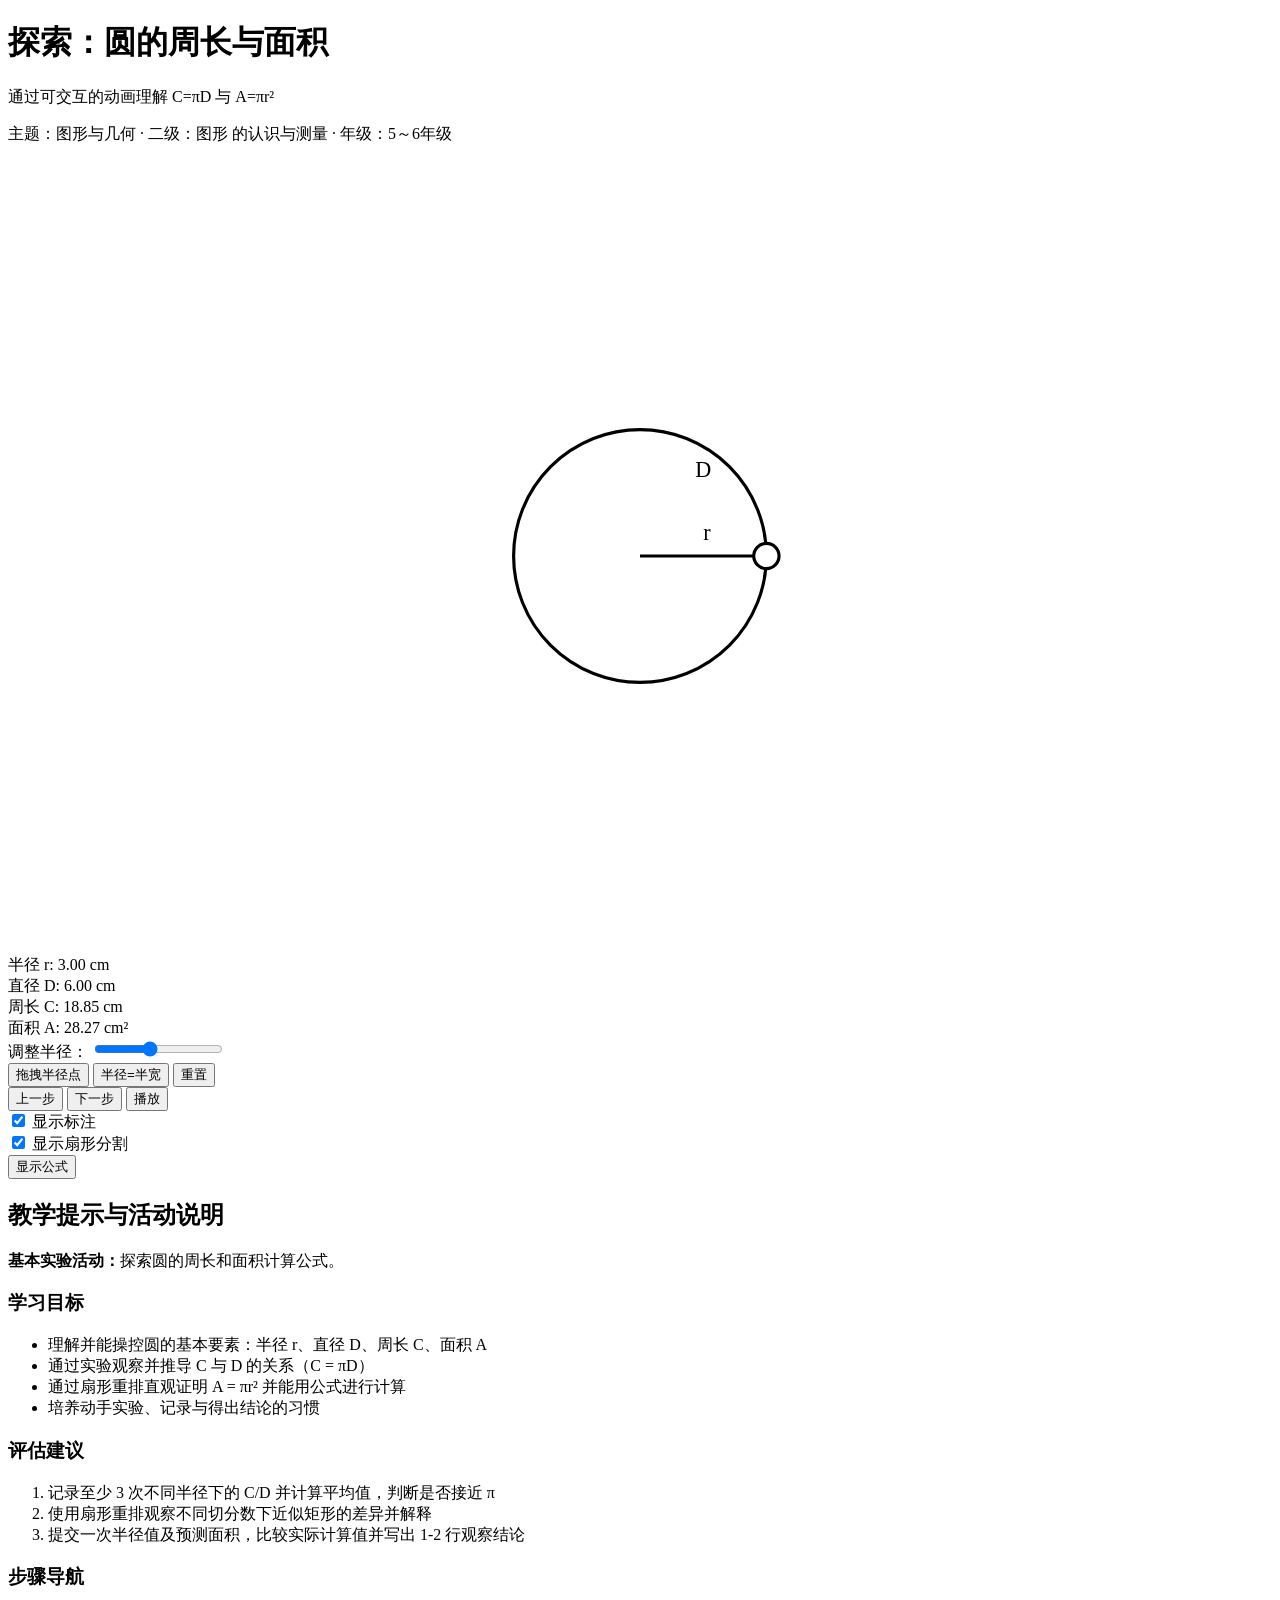
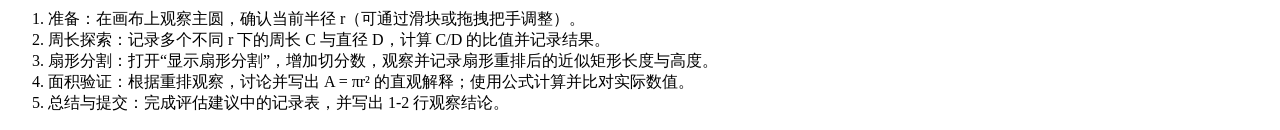
<file: .Trash-0/files/generated_page.html>
<!doctype html>
<html lang="zh-CN">
<head>
  <meta charset="utf-8">
  <meta name="viewport" content="width=device-width,initial-scale=1">
  <title>探索：圆的周长与面积</title>
  <meta name="description" content="面向5～6年级的互动教学页：通过可交互的动画理解 C = πD 与 A = πr²，包含动画画布、控制面板与教学步骤。">
</head>
<body>
  <header id="header" class="panel" role="banner">
    <h1 id="title">探索：圆的周长与面积</h1>
    <p id="subtitle">通过可交互的动画理解 C=πD 与 A=πr²</p>
    <p id="meta" aria-hidden="true">主题：图形与几何 · 二级：图形 的认识与测量 · 年级：5～6年级</p>
  </header>

  <main id="main" role="main" aria-labelledby="title">
    <section id="canvasArea" class="panel" aria-label="动画画布和可视化区域">
      <svg id="svgCanvas" viewBox="0 0 800 500" preserveAspectRatio="xMidYMid meet" role="img" aria-labelledby="svgTitle svgDesc">
        <title id="svgTitle">圆的可视化示意图</title>
        <desc id="svgDesc">展示主圆、半径线、可拖拽把手、扇形分割和展开路径的 SVG 画布</desc>

        <!-- 圆的主要分组 -->
        <g id="circleGroup" transform="">
          <!-- 主圆 -->
          <circle id="mainCircle" cx="400" cy="250" r="80" fill="none" stroke="black" stroke-width="2"></circle>

          <!-- 半径线 -->
          <line id="radiusLine" x1="400" y1="250" x2="480" y2="250" stroke="black" stroke-width="2" />

          <!-- 拖拽把手（供 JS 挂载）-->
          <circle id="dragHandle" cx="480" cy="250" r="8" fill="#fff" stroke="#000" stroke-width="2" tabindex="0" aria-label="拖拽半径点"></circle>

          <!-- 扇形分割组（可动态生成扇形 path） -->
          <g id="sectorGroup" aria-hidden="false"></g>

          <!-- 周长展开路径（用于展示 C 与 D 的关系） -->
          <path id="unwrapPath" d="" fill="none" stroke="#888" stroke-width="2"></path>

          <!-- SVG 内标注 -->
          <text id="svgLabel_r" x="440" y="240" font-size="14" fill="#000" aria-hidden="true">r</text>
          <text id="svgLabel_D" x="435" y="200" font-size="14" fill="#000" aria-hidden="true">D</text>
        </g>
      </svg>

      <!-- 覆盖提示（用于显示简短操作提示或错误信息） -->
      <div id="overlayHints" aria-hidden="true"></div>
    </section>

    <aside id="controls" class="panel" aria-label="控制面板与数值读数">
      <div id="readouts" role="region" aria-live="polite" aria-label="数值读数">
        <div class="readout">半径 r: <span id="read_r">3.00</span> cm</div>
        <div class="readout">直径 D: <span id="read_d">6.00</span> cm</div>
        <div class="readout">周长 C: <span id="read_c">18.85</span> cm</div>
        <div class="readout">面积 A: <span id="read_a">28.27</span> cm²</div>
      </div>

      <div id="interactiveControls" aria-label="交互控件" role="region">
        <div class="controlRow">
          <label for="radiusSlider">调整半径：</label>
          <input type="range" id="radiusSlider" min="20" max="160" value="80" aria-valuemin="20" aria-valuemax="160" aria-valuenow="80">
        </div>

        <div class="smallBtns" role="group" aria-label="辅助按钮">
          <button id="dragToggle" class="btn" type="button" aria-pressed="false">拖拽半径点</button>
          <button id="snapHalf" class="btn" type="button">半径=半宽</button>
          <button id="resetBtn" class="btn primary" type="button">重置</button>
        </div>

        <div id="stepControls" class="stepControls" role="group" aria-label="步骤控制">
          <button id="prevStep" class="btn" type="button">上一步</button>
          <button id="nextStep" class="btn primary" type="button">下一步</button>
          <button id="playPause" class="btn" type="button" aria-pressed="false">播放</button>
        </div>

        <div id="extraControls" class="small" role="group" aria-label="额外选项">
          <label><input type="checkbox" id="showLabels" checked> 显示标注</label><br>
          <label><input type="checkbox" id="showSectors" checked> 显示扇形分割</label><br>
          <button id="revealFormula" class="btn accent" type="button">显示公式</button>
        </div>
      </div>
    </aside>
  </main>

  <footer id="footer" class="panel" role="contentinfo">
    <section id="teachingPrompt" aria-label="教学提示">
      <h2>教学提示与活动说明</h2>
      <p><strong>基本实验活动：</strong>探索圆的周长和面积计算公式。</p>

      <h3>学习目标</h3>
      <ul>
        <li>理解并能操控圆的基本要素：半径 r、直径 D、周长 C、面积 A</li>
        <li>通过实验观察并推导 C 与 D 的关系（C = πD）</li>
        <li>通过扇形重排直观证明 A = πr² 并能用公式进行计算</li>
        <li>培养动手实验、记录与得出结论的习惯</li>
      </ul>

      <h3>评估建议</h3>
      <ol>
        <li>记录至少 3 次不同半径下的 C/D 并计算平均值，判断是否接近 π</li>
        <li>使用扇形重排观察不同切分数下近似矩形的差异并解释</li>
        <li>提交一次半径值及预测面积，比较实际计算值并写出 1-2 行观察结论</li>
      </ol>
    </section>

    <nav aria-label="步骤导航">
      <h3>步骤导航</h3>
      <ol id="stepList" class="steps">
        <li data-step="1">
          准备：在画布上观察主圆，确认当前半径 r（可通过滑块或拖拽把手调整）。
        </li>
        <li data-step="2">
          周长探索：记录多个不同 r 下的周长 C 与直径 D，计算 C/D 的比值并记录结果。
        </li>
        <li data-step="3">
          扇形分割：打开“显示扇形分割”，增加切分数，观察并记录扇形重排后的近似矩形长度与高度。
        </li>
        <li data-step="4">
          面积验证：根据重排观察，讨论并写出 A = πr² 的直观解释；使用公式计算并比对实际数值。
        </li>
        <li data-step="5">
          总结与提交：完成评估建议中的记录表，并写出 1-2 行观察结论。
        </li>
      </ol>
    </nav>
  </footer>
</body>
</html>
</file>
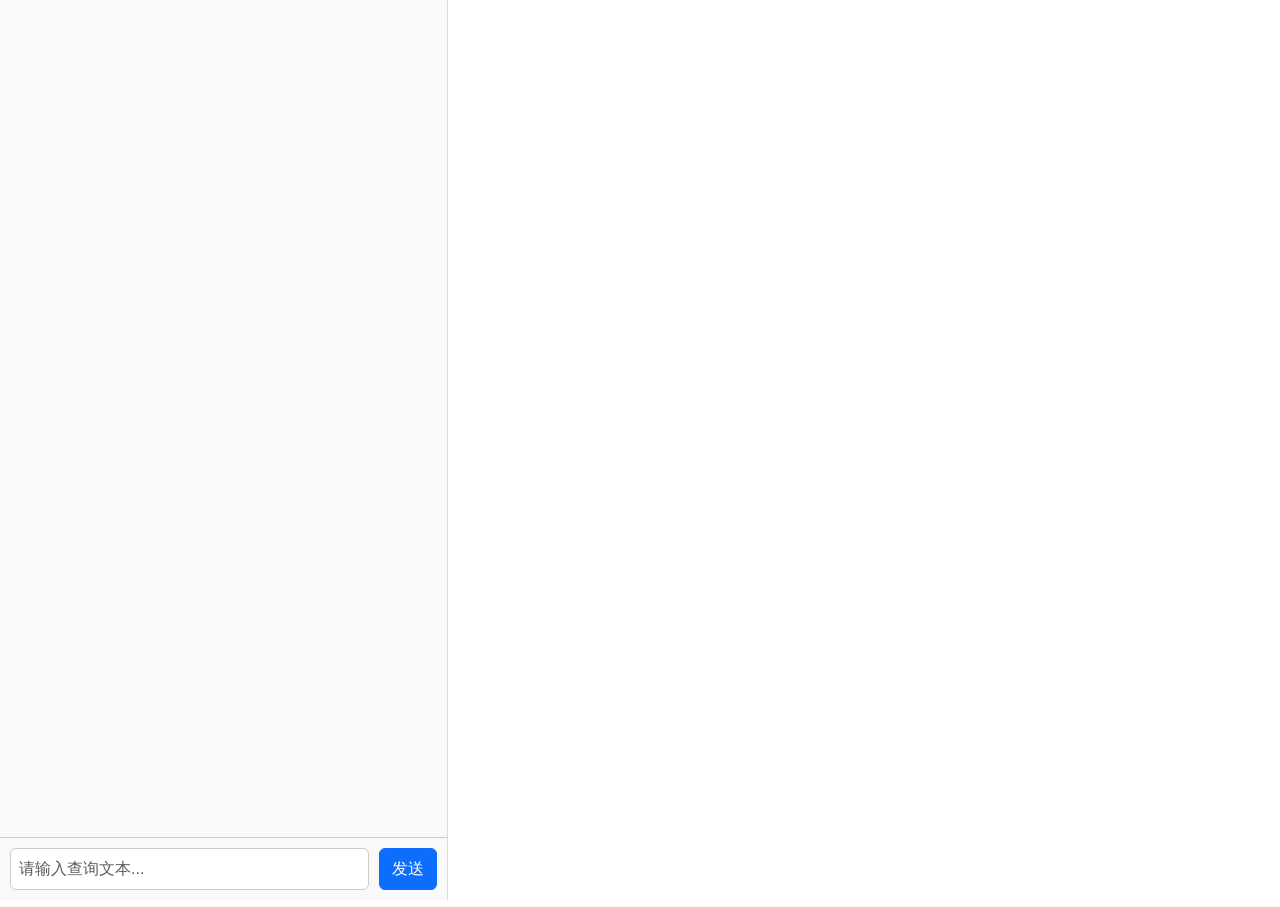
<file: .Trash-0/files/index 1.html>
<!DOCTYPE html>
<html lang="zh-CN">
<head>
  <meta charset="UTF-8">
  <title>教学大模型交互界面</title>
  <link href="https://cdn.jsdelivr.net/npm/bootstrap@5.3.3/dist/css/bootstrap.min.css" rel="stylesheet">
  <style>
    body { margin: 0; height: 100vh; display: flex; font-family: "Segoe UI", sans-serif; }
    #left { width: 35%; display: flex; flex-direction: column; border-right: 1px solid #ddd; background: #f9f9f9; }
    #chat { flex: 1; overflow-y: auto; padding: 15px; }
    .msg-user { background: #007bff; color: white; padding: 8px 12px; border-radius: 12px; margin-bottom: 10px; max-width: 80%; align-self: flex-end; }
    .msg-system { background: #111; color: #0f0; padding: 8px 12px; border-radius: 8px; margin-bottom: 10px; font-family: monospace; white-space: pre-wrap; }
    #input-box { display: flex; border-top: 1px solid #ccc; padding: 10px; }
    #input { flex: 1; padding: 8px; border: 1px solid #ccc; border-radius: 6px; }
    #send-btn { margin-left: 10px; }
    #right { flex: 1; }
    iframe { width: 100%; height: 100%; border: none; }
  </style>
</head>
<body>
  <div id="left">
    <div id="chat"></div>
    <div id="input-box">
      <input type="text" id="input" placeholder="请输入查询文本..." class="form-control">
      <button id="send-btn" class="btn btn-primary">发送</button>
    </div>
  </div>
  <div id="right">
    <iframe id="preview"></iframe>
  </div>

  <script>
    const chat = document.getElementById("chat");
    const input = document.getElementById("input");
    const sendBtn = document.getElementById("send-btn");
    const preview = document.getElementById("preview");

    function addMessage(text, type="system") {
      const div = document.createElement("div");
      div.className = type === "user" ? "msg-user" : "msg-system";
      div.textContent = text;
      chat.appendChild(div);
      chat.scrollTop = chat.scrollHeight;
    }

    async function sendQuery() {
      const query = input.value.trim();
      if (!query) return;
      addMessage(query, "user");
      input.value = "";

      try {
        const res = await fetch("/run", {
          method: "POST",
          headers: { "Content-Type": "application/json" },
          body: JSON.stringify({ query })
        });
        const data = await res.json();
        if (data.error) {
          addMessage("❌ 错误: " + (data.stderr || data.error));
        } else {
          addMessage(data.stdout);
          preview.src = data.html_path;
        }
      } catch (err) {
        addMessage("❌ 请求失败: " + err.message);
      }
    }

    sendBtn.addEventListener("click", sendQuery);
    input.addEventListener("keydown", e => { if (e.key === "Enter") sendQuery(); });
  </script>
</body>
</html>
</file>
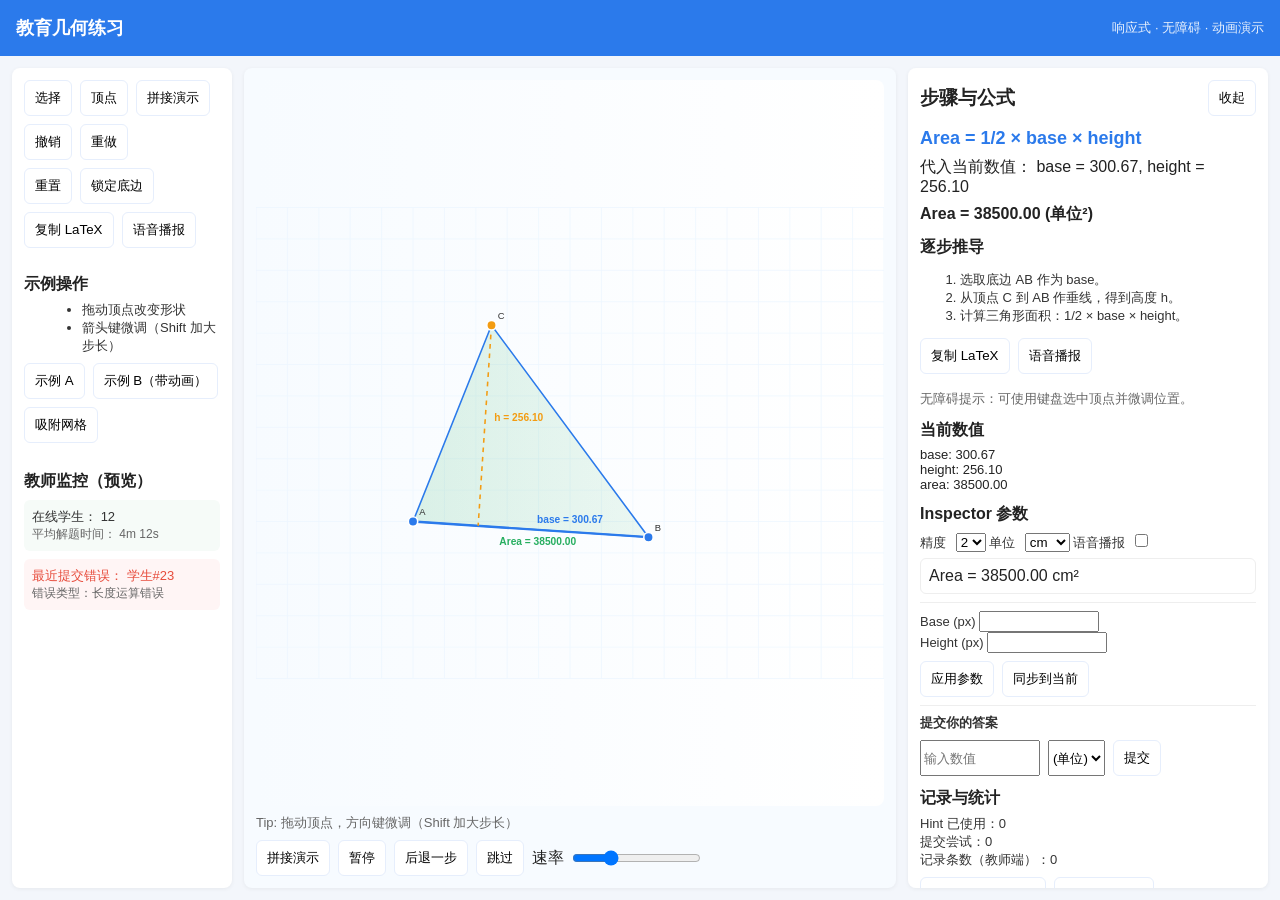
<file: CodeIntegrationAgent/.ipynb_checkpoints/integrated_app-checkpoint.html>
<!DOCTYPE html>
<html lang="zh-CN">
<head>
  <meta charset="UTF-8" />
  <meta name="viewport" content="width=device-width, initial-scale=1.0"/>
  <title>教育几何练习 · 交互逻辑与教学反馈</title>
  <style>
    :root{
      --brand:#2B7AEB;
      --accent:#F39C12;
      --ok:#27AE60;
      --warn:#fa8c16;
      --err:#e74c3c;
      --bg:#f7fbff;
    }
    *{box-sizing:border-box}
    body{margin:0;font-family:Inter, Arial, Helvetica, sans-serif;color:#222;background:#f3f6fb}
    header{
      height:56px;background:var(--brand);color:#fff;display:flex;align-items:center;gap:12px;padding:0 16px
    }
    header .title{font-weight:800;font-size:18px}
    header .sub{margin-left:auto;font-size:13px;opacity:.9}
    main#app{
      height:calc(100vh - 56px);
      display:grid;grid-template-columns:220px 1fr 360px;gap:12px;padding:12px
    }
    .panel{
      background:#fff;border-radius:8px;box-shadow:0 1px 4px rgba(0,0,0,0.06);padding:12px
    }
    #left.panel{display:flex;flex-direction:column;gap:10px}
    #center.panel{background:var(--bg);display:flex;flex-direction:column}
    #right.panel{overflow:auto}
    .toolbar button{
      background:#fff;border:1px solid #e6eefc;border-radius:6px;padding:8px 10px;cursor:pointer;display:inline-flex;align-items:center;gap:6px
    }
    .toolbar .row{display:flex;gap:8px;flex-wrap:wrap;margin-bottom:8px}
    .small{font-size:13px;color:#333}
    .muted{color:#666}
    .msg{font-size:13px}
    .msg.info{color:#2c3e50}
    .msg.warn{color:var(--warn)}
    .msg.error{color:var(--err)}
    .kv{font-size:13px}
    .sectionTitle{font-weight:700;margin:8px 0 6px 0}
    .hintCard{
      border:1px solid #ddd;background:#fff;padding:10px;border-radius:6px;width:300px;
      box-shadow:0 4px 14px rgba(0,0,0,0.06)
    }
    .rightGroup{margin-top:12px}
    .formulaBox{
      margin-top:6px;padding:8px;border-radius:6px;background:#fff;border:1px solid #eee
    }
    .eventsBox{
      max-height:140px;overflow:auto;padding:6px;border:1px dashed #eee;margin-top:6px;font-size:12px
    }
    .badge{
      padding:2px 6px;border-radius:4px;font-size:12px;display:inline-block
    }
    .badge.ok{background:rgba(0,150,60,0.12);color:#0a0}
    .badge.err{background:rgba(200,0,0,0.06);color:#b00020}
    .controlsRow{display:flex;gap:8px;flex-wrap:wrap;margin-top:8px}
    .ctrlLabel{display:flex;align-items:center;gap:6px}
    .split{height:1px;background:#eee;margin:8px 0}
    .gridLine{stroke:#eef6ff;stroke-width:1}
    .btn{padding:8px 10px;border:1px solid #e6eefc;border-radius:6px;background:#fff;cursor:pointer}
    .btn:disabled{opacity:.6;cursor:not-allowed}
    .paraLabel{font-size:12px;color:#555}
    .stickyFooter{margin-top:8px;display:flex;gap:12px;align-items:center}
    @media (max-width:1199px){
      main#app{grid-template-columns:200px 1fr}
      #right{display:none}
    }
    @media (max-width:767px){
      main#app{grid-template-columns:1fr}
      #right{display:none}
    }
  </style>
</head>
<body>
<header>
  <div class="title">教育几何练习</div>
  <div class="sub">响应式 · 无障碍 · 动画演示</div>
</header>

<main id="app">
  <aside id="left" class="panel">
    <div class="toolbar">
      <div class="row">
        <button id="toolSelect">选择</button>
        <button id="toolVertex">顶点</button>
        <button id="btnDemo">拼接演示</button>
        <button id="btnUndo">撤销</button>
        <button id="btnRedo">重做</button>
      </div>
      <div class="row">
        <button id="btnReset">重置</button>
        <button id="btnBaseLock">锁定底边</button>
      </div>
      <div class="row">
        <button id="btnCopyLatex">复制 LaTeX</button>
        <button id="btnSpeak">语音播报</button>
      </div>
    </div>

    <div>
      <div class="sectionTitle">示例操作</div>
      <ul class="small" style="margin:0 0 6px 18px">
        <li>拖动顶点改变形状</li>
        <li>箭头键微调（Shift 加大步长）</li>
      </ul>
      <div class="controlsRow">
        <button class="btn" id="btnExampleA">示例 A</button>
        <button class="btn" id="btnExampleB">示例 B（带动画）</button>
        <button class="btn" id="btnSnapGrid">吸附网格</button>
      </div>
    </div>

    <div style="margin-top:12px">
      <h4 style="margin:6px 0">教师监控（预览）</h4>
      <div style="display:grid;gap:8px;margin-top:8px">
        <div style="padding:8px;border-radius:6px;background:#f6fbf8">
          <div class="small">在线学生： <span id="teacherOnline">12</span></div>
          <div style="font-size:12px;color:#666">平均解题时间： <span id="teacherAvg">4m 12s</span></div>
        </div>
        <div style="padding:8px;border-radius:6px;background:#fff5f5">
          <div style="font-size:13px;color:#e74c3c">最近提交错误： 学生#23</div>
          <div style="font-size:12px;color:#666">错误类型：长度运算错误</div>
        </div>
      </div>
    </div>
  </aside>

  <section id="center" class="panel">
    <svg id="canvas" viewBox="0 0 800 600" preserveAspectRatio="xMidYMid meet"
         style="width:100%;height:100%;border-radius:8px;background:linear-gradient(90deg,#f7fbff,#fff);touch-action:none" aria-label="Geometry Canvas" role="img">
      <defs>
        <linearGradient id="areaFill" x1="0" x2="1">
          <stop offset="0%" stop-color="#27AE60" stop-opacity="0.15"></stop>
          <stop offset="100%" stop-color="#27AE60" stop-opacity="0.08"></stop>
        </linearGradient>
        <linearGradient id="gfill" x1="0" x2="1">
          <stop offset="0%" stop-color="#ffd"></stop>
          <stop offset="100%" stop-color="#ffd" stop-opacity="0.6"></stop>
        </linearGradient>
      </defs>
      <g id="grid"></g>

      <polygon id="triPoly" fill="url(#areaFill)" stroke="#2B7AEB" stroke-width="2"></polygon>
      <line id="baseLine" stroke="#2B7AEB" stroke-width="3"></line>
      <line id="heightLine" stroke="#F39C12" stroke-width="2" stroke-dasharray="6 6"></line>

      <g id="labels" font-size="13" fill="#111">
        <text id="labelBase" fill="#2B7AEB" style="font-weight:600"></text>
        <text id="labelHeight" fill="#F39C12" style="font-weight:600"></text>
        <text id="labelArea" fill="#27AE60" style="font-weight:700"></text>
      </g>

      <g id="parallelogram" style="display:none">
        <polygon id="paraPoly" fill="url(#gfill)" stroke="#fa541c" stroke-width="1.5" opacity="0.9"></polygon>
      </g>

      <polygon id="animCopy" fill="#ffd6e7" stroke="#eb2f96" stroke-width="1.5" opacity="0.9" style="display:none"></polygon>

      <g id="handles"></g>
    </svg>

    <div class="stickyFooter">
      <span class="muted small">Tip: 拖动顶点，方向键微调（Shift 加大步长）</span>
      <span id="animLock" class="msg warn" style="display:none">演示进行中…控制已锁定</span>
      <span id="statusMsg" class="msg info" style="margin-left:auto"></span>
    </div>

    <div class="controlsRow">
      <button class="btn" id="animStart">拼接演示</button>
      <button class="btn" id="animPause">暂停</button>
      <button class="btn" id="animStepBack">后退一步</button>
      <button class="btn" id="animSkip">跳过</button>
      <label class="ctrlLabel">速率
        <input id="animSpeed" type="range" min="0.25" max="3" step="0.25" value="1">
      </label>
      <span class="paraLabel" id="animText"></span>
    </div>
  </section>

  <aside id="right" class="panel">
    <div style="display:flex;justify-content:space-between;align-items:center">
      <h3 style="margin:0">步骤与公式</h3>
      <button id="toggleRight" class="btn">收起</button>
    </div>

    <div id="rightContent">
      <div style="margin-top:12px">
        <div style="font-size:18px;font-weight:700;color:#2B7AEB">Area = 1/2 × base × height</div>
        <div style="margin-top:8px" id="subsText"></div>
        <div style="margin-top:8px;font-weight:700" id="areaText"></div>
      </div>

      <div style="margin-top:12px">
        <div style="font-weight:600;margin-bottom:6px">逐步推导</div>
        <ol class="small" id="formulaSteps">
          <li>选取底边 AB 作为 base。</li>
          <li>从顶点 C 到 AB 作垂线，得到高度 h。</li>
          <li>计算三角形面积：1/2 × base × height。</li>
        </ol>
      </div>

      <div class="controlsRow">
        <button id="copyLatexR" class="btn">复制 LaTeX</button>
        <button id="speakR" class="btn">语音播报</button>
      </div>

      <div style="margin-top:16px">
        <div class="small muted">无障碍提示：可使用键盘选中顶点并微调位置。</div>
      </div>

      <div class="rightGroup">
        <h4 style="margin:6px 0">当前数值</h4>
        <div class="kv">
          <div>base: <span id="kvBase">-</span></div>
          <div>height: <span id="kvHeight">-</span></div>
          <div>area: <span id="kvArea">-</span></div>
        </div>
      </div>

      <div class="rightGroup">
        <h4 style="margin:6px 0">Inspector 参数</h4>
        <div class="small">精度
          <select id="selPrecision" style="margin-left:6px">
            <option value="0">0</option>
            <option value="1">1</option>
            <option value="2" selected>2</option>
            <option value="3">3</option>
          </select>
          单位
          <select id="selUnit" style="margin-left:6px">
            <option value="cm" selected>cm</option>
            <option value="m">m</option>
            <option value="mm">mm</option>
          </select>
          语音播报
          <input id="chkVoice" type="checkbox" style="margin-left:6px">
        </div>
        <div class="formulaBox" id="formulaBox">Area = 1/2 × base × height</div>

        <div class="split"></div>
        <div class="small">
          <div>Base (px) <input id="inBase" type="number" step="any" style="width:120px"></div>
          <div>Height (px) <input id="inHeight" type="number" step="any" style="width:120px"></div>
          <div class="controlsRow">
            <button id="btnApplyParams" class="btn">应用参数</button>
            <button id="btnSyncParams" class="btn">同步到当前</button>
          </div>
        </div>

        <div class="split"></div>
        <div class="small">
          <div style="font-weight:600;margin-bottom:4px">提交你的答案</div>
          <div class="controlsRow">
            <input id="inSubmitVal" type="number" step="any" placeholder="输入数值" style="width:120px">
            <select id="selSubmitUnit">
              <option value="">(单位)</option>
              <option value="cm">cm</option>
              <option value="m">m</option>
              <option value="mm">mm</option>
            </select>
            <button id="btnSubmit" class="btn">提交</button>
          </div>
          <div id="submitMsg" class="msg" style="margin-top:8px"></div>
        </div>
      </div>

      <div class="rightGroup">
        <h4 style="margin:6px 0">记录与统计</h4>
        <div class="small">Hint 已使用：<span id="statHint">0</span></div>
        <div class="small">提交尝试：<span id="statAttempts">0</span></div>
        <div class="small">记录条数（教师端）：<span id="statRecords">0</span></div>
        <div class="controlsRow">
          <button id="btnSaveLocal" class="btn">本地保存（缓存）</button>
          <button id="btnLoadLocal" class="btn">恢复本地缓存</button>
        </div>
      </div>

      <div class="rightGroup">
        <h4 style="margin:6px 0">教师端监控</h4>
        <div class="small">实时学生记录（模拟单个学生）</div>
        <div class="controlsRow">
          <button id="btnReplay" class="btn">回放操作</button>
          <button id="btnExportCSV" class="btn">导出 CSV</button>
          <button id="btnExportJSON" class="btn">导出 JSON</button>
        </div>
        <div class="split"></div>
        <div class="small">事件流预览（最近 10 条）</div>
        <div id="eventsBox" class="eventsBox"></div>
      </div>

      <div class="rightGroup">
        <h4 style="margin:6px 0">容错 & 提示</h4>
        <div class="small">最小高度阈值：<span id="minH">6</span> px</div>
        <div class="small">若检测到共线或高度过小，系统会自动微调或回退（可撤销）。</div>
      </div>
    </div>
  </aside>
</main>

<!-- 提示卡片（覆盖在画布旁） -->
<div id="hintOverlay" style="display:none;position:absolute;left:28px;top:300px;z-index:10">
  <div class="hintCard">
    <div style="font-weight:600;margin-bottom:6px">提示 (Hint)</div>
    <div class="small" style="margin-bottom:8px">
      1) 尝试镜像拼接：将当前三角形镜像拼接可见平行四边形，从而理解 Area_triangle = 1/2 Area_parallelogram。
    </div>
    <div class="small" style="margin-bottom:8px">
      2) 若高度过小，系统会指示可安全移动方向（绿色阴影）。还可以打开网格帮助精确放置。
    </div>
    <div class="controlsRow">
      <button id="btnHintMirror" class="btn">试一试（镜像演示）</button>
      <button id="btnHintGrid" class="btn">打开网格</button>
      <button id="btnHintClose" class="btn">关闭</button>
    </div>
    <div style="margin-top:8px;font-size:12px;color:#666">已使用提示：<span id="hintCount">0</span></div>
  </div>
</div>

<script>
(function(){
  const clamp = (v,a,b)=>Math.max(a,Math.min(b,v));
  const vec = (a,b)=>({x:b.x-a.x,y:b.y-a.y});
  const dot = (u,v)=>u.x*v.x+u.y*v.y;
  const cross=(u,v)=>u.x*v.y-u.y*v.x;
  const len=v=>Math.hypot(v.x,v.y);
  const add=(a,b)=>({x:a.x+b.x,y:a.y+b.y});
  const sub=(a,b)=>({x:a.x-b.x,y:a.y-b.y});
  const mul=(v,s)=>({x:v.x*s,y:v.y*s});
  const dist=(a,b)=>Math.hypot(a.x-b.x,a.y-b.y);
  const nearlyEqual=(a,b,eps=1e-6)=>Math.abs(a-b)<eps;
  const nowISO=()=>new Date().toISOString();
  const uid=()=>Math.random().toString(36).slice(2,9);

  // Elements
  const svg = document.getElementById('canvas');
  const gridG = document.getElementById('grid');
  const triPoly = document.getElementById('triPoly');
  const baseLine = document.getElementById('baseLine');
  const heightLine = document.getElementById('heightLine');
  const labelsG = document.getElementById('labels');
  const labelBase = document.getElementById('labelBase');
  const labelHeight = document.getElementById('labelHeight');
  const labelArea = document.getElementById('labelArea');
  const handlesG = document.getElementById('handles');
  const paraG = document.getElementById('parallelogram');
  const paraPoly = document.getElementById('paraPoly');
  const animCopyPoly = document.getElementById('animCopy');
  const animLock = document.getElementById('animLock');
  const statusMsg = document.getElementById('statusMsg');

  const toolSelect = document.getElementById('toolSelect');
  const toolVertex = document.getElementById('toolVertex');
  const btnDemo = document.getElementById('btnDemo');
  const btnUndo = document.getElementById('btnUndo');
  const btnRedo = document.getElementById('btnRedo');
  const btnReset = document.getElementById('btnReset');
  const btnBaseLock = document.getElementById('btnBaseLock');
  const btnCopyLatex = document.getElementById('btnCopyLatex');
  const btnSpeak = document.getElementById('btnSpeak');
  const btnExampleA = document.getElementById('btnExampleA');
  const btnExampleB = document.getElementById('btnExampleB');
  const btnSnapGrid = document.getElementById('btnSnapGrid');

  const animStart = document.getElementById('animStart');
  const animPause = document.getElementById('animPause');
  const animStepBack = document.getElementById('animStepBack');
  const animSkip = document.getElementById('animSkip');
  const animSpeed = document.getElementById('animSpeed');
  const animText = document.getElementById('animText');

  const toggleRight = document.getElementById('toggleRight');
  const rightContent = document.getElementById('rightContent');

  const subsText = document.getElementById('subsText');
  const areaText = document.getElementById('areaText');
  const copyLatexR = document.getElementById('copyLatexR');
  const speakR = document.getElementById('speakR');
  const kvBase = document.getElementById('kvBase');
  const kvHeight = document.getElementById('kvHeight');
  const kvArea = document.getElementById('kvArea');

  const selPrecision = document.getElementById('selPrecision');
  const selUnit = document.getElementById('selUnit');
  const chkVoice = document.getElementById('chkVoice');
  const formulaBox = document.getElementById('formulaBox');

  const inBase = document.getElementById('inBase');
  const inHeight = document.getElementById('inHeight');
  const btnApplyParams = document.getElementById('btnApplyParams');
  const btnSyncParams = document.getElementById('btnSyncParams');

  const inSubmitVal = document.getElementById('inSubmitVal');
  const selSubmitUnit = document.getElementById('selSubmitUnit');
  const btnSubmit = document.getElementById('btnSubmit');
  const submitMsg = document.getElementById('submitMsg');
  const statHint = document.getElementById('statHint');
  const statAttempts = document.getElementById('statAttempts');
  const statRecords = document.getElementById('statRecords');
  const btnSaveLocal = document.getElementById('btnSaveLocal');
  const btnLoadLocal = document.getElementById('btnLoadLocal');
  const btnReplay = document.getElementById('btnReplay');
  const btnExportCSV = document.getElementById('btnExportCSV');
  const btnExportJSON = document.getElementById('btnExportJSON');
  const eventsBox = document.getElementById('eventsBox');
  const minH = document.getElementById('minH');

  const hintOverlay = document.getElementById('hintOverlay');
  const btnHintMirror = document.getElementById('btnHintMirror');
  const btnHintGrid = document.getElementById('btnHintGrid');
  const btnHintClose = document.getElementById('btnHintClose');
  const hintCountEl = document.getElementById('hintCount');

  // IndexedDB simple logger
  const dbRef = { db: null };
  (function openDB(){
    try{
      const req = indexedDB.open('interactionLogsDB', 1);
      req.onupgradeneeded = () => {
        const db = req.result;
        if(!db.objectStoreNames.contains('logs')){
          db.createObjectStore('logs', { keyPath:'id', autoIncrement:true });
        }
      };
      req.onsuccess = ()=> dbRef.db = req.result;
      req.onerror = ()=> console.warn('IndexedDB open error', req.error);
    }catch(e){ console.warn('IndexedDB unavailable'); }
  })();

  function addLog(entry){
    const db = dbRef.db;
    if(!db) return;
    try{
      const tx = db.transaction('logs','readwrite');
      tx.objectStore('logs').add(entry);
    }catch(e){}
  }

  // App state
  const State = { IDLE:'Idle', EDITING:'Editing', ANIMATING:'Animating', SUBMITTED:'Submitted', REVIEW:'Review' };
  const machine = {
    state: State.IDLE,
    logs: [],
    transition(to, meta={}){
      const entry = { from:this.state, to, ts:Date.now(), meta };
      this.state = to;
      this.logs.push(entry);
      addLog(entry);
      renderStatus();
    }
  };

  const MIN_HEIGHT = 6;
  minH.textContent = MIN_HEIGHT;

  const app = {
    vertices: [
      {x:200,y:400}, // A
      {x:500,y:420}, // B
      {x:300,y:150}  // C
    ],
    baseIdx:[0,1],
    baseLocked:false,
    selectedIdx:null,
    tool:'vertex',
    gridOn:true,
    precision:2,
    unit:'cm',
    voice:false,
    submitVal:'',
    submitUnit:'',
    attempts:0,
    hintCount:0,
    records:[],
    events:[],
    sessionStart: Date.now(),
    // animation
    anim:{ running:false, paused:false, speed:1, progress:0, duration:1200, raf:0, onComplete:null, startPts:null, endPts:null },
    // history
    history:[],
    historyIdx:-1,
    // dragging
    dragging:{ active:false, pointerId:null, idx:null, latest:null },
    // messages
    message:null,
    // parallelogram flag
    showParallelogram:false,
  };

  function pushEvent(type, payload={}){
    const ev = { type, payload, timestamp: nowISO() };
    app.events.push(ev);
    renderEvents();
  }

  function triangleArea(pts){
    const [A,B,C]=pts;
    return Math.abs(cross(vec(A,B), vec(A,C)))/2;
  }

  function computeBaseHeight(pts, baseIdx){
    const [i,j]=baseIdx;
    const A=pts[i], B=pts[j];
    const k=[0,1,2].find(t=>t!==i&&t!==j);
    const P=pts[k];
    const bV = vec(A,B);
    const baseLength = len(bV);
    const h = Math.abs(cross(bV, vec(A,P))) / (baseLength||1);
    // foot
    const bU = mul(bV, 1/(baseLength||1));
    const AP = vec(A,P);
    const proj = dot(AP,bU);
    const foot = add(A, mul(bU, proj));
    return { baseLength, height:h, A,B,P, apexIdx:k, foot };
  }

  function isCollinear(pts){
    return nearlyEqual(triangleArea(pts), 0);
  }

  function autoCorrectCollinear(pts, apexIdx, offset=14){
    const [i,j]=app.baseIdx;
    const A=pts[i], B=pts[j];
    const baseV = vec(A,B);
    const n = {x:-baseV.y,y:baseV.x};
    const nlen = len(n)||1;
    const norm = mul(n, offset/nlen);
    const newPts = pts.map(p=>({ ...p }));
    newPts[apexIdx] = add(newPts[apexIdx], norm);
    return newPts;
  }

  function formatNumber(v, precision){ return Number.isFinite(v)? v.toFixed(precision):'—'; }

  function clientToSvg(x,y){
    const pt = svg.createSVGPoint();
    pt.x=x; pt.y=y;
    const ctm = svg.getScreenCTM();
    if(!ctm) return {x,y};
    const loc = pt.matrixTransform(ctm.inverse());
    return { x:loc.x, y:loc.y };
  }

  function setMessage(type,text){
    app.message = { type, text };
    statusMsg.className = 'msg ' + (type==='warn'?'warn':type==='error'?'error':'info');
    statusMsg.textContent = text || '';
  }

  // History
  function pushHistory(note=''){
    const snapshot = {
      vertices: JSON.parse(JSON.stringify(app.vertices)),
      baseIdx: [...app.baseIdx],
      baseLocked: app.baseLocked,
      note, ts:Date.now()
    };
    app.history = app.history.slice(0, app.historyIdx+1);
    app.history.push(snapshot);
    app.historyIdx++;
  }
  function undo(){
    if(app.historyIdx<=0) return;
    app.historyIdx--;
    const s=app.history[app.historyIdx];
    app.vertices = JSON.parse(JSON.stringify(s.vertices));
    app.baseIdx = [...s.baseIdx];
    app.baseLocked = s.baseLocked;
    setMessage('info','已撤销');
    pushEvent('undo',{});
    renderAll();
  }
  function redo(){
    if(app.historyIdx>=app.history.length-1) return;
    app.historyIdx++;
    const s=app.history[app.historyIdx];
    app.vertices = JSON.parse(JSON.stringify(s.vertices));
    app.baseIdx = [...s.baseIdx];
    app.baseLocked = s.baseLocked;
    setMessage('info','已重做');
    pushEvent('redo',{});
    renderAll();
  }
  function resetAll(){
    app.vertices = [{x:200,y:400},{x:500,y:420},{x:300,y:150}];
    app.baseIdx=[0,1];
    app.baseLocked=false;
    app.selectedIdx=null;
    app.tool='vertex';
    app.anim.running=false; cancelAnimationFrame(app.anim.raf||0);
    app.anim.paused=false; app.anim.progress=0;
    app.showParallelogram=false;
    app.history=[]; app.historyIdx=-1; pushHistory('reset');
    setMessage('info','已重置');
    pushEvent('reset',{});
    renderAll();
  }

  // Rendering grid
  function renderGrid(){
    gridG.innerHTML='';
    if(!app.gridOn) return;
    const frag = document.createDocumentFragment();
    for(let i=0;i<=800;i+=40){
      const l = document.createElementNS('http://www.w3.org/2000/svg','line');
      l.setAttribute('x1', i); l.setAttribute('y1', 0);
      l.setAttribute('x2', i); l.setAttribute('y2', 600);
      l.setAttribute('class','gridLine');
      frag.appendChild(l);
    }
    for(let j=0;j<=600;j+=40){
      const l = document.createElementNS('http://www.w3.org/2000/svg','line');
      l.setAttribute('x1', 0); l.setAttribute('y1', j);
      l.setAttribute('x2', 800); l.setAttribute('y2', j);
      l.setAttribute('class','gridLine');
      frag.appendChild(l);
    }
    gridG.appendChild(frag);
  }

  function ptsToStr(pts){ return pts.map(p=>`${p.x},${p.y}`).join(' '); }

  // Render triangle and labels
  function renderCanvas(){
    const pts = app.vertices;
    triPoly.setAttribute('points', ptsToStr(pts));
    const { baseLength, height, A, B, P, apexIdx, foot } = computeBaseHeight(pts, app.baseIdx);

    baseLine.setAttribute('x1', A.x); baseLine.setAttribute('y1', A.y);
    baseLine.setAttribute('x2', B.x); baseLine.setAttribute('y2', B.y);

    heightLine.setAttribute('x1', P.x); heightLine.setAttribute('y1', P.y);
    heightLine.setAttribute('x2', foot.x); heightLine.setAttribute('y2', foot.y);

    const baseMid = { x:(A.x+B.x)/2, y:(A.y+B.y)/2 };
    const area = 0.5*baseLength*height;

    labelBase.setAttribute('x', baseMid.x + 8);
    labelBase.setAttribute('y', baseMid.y - 8);
    labelBase.textContent = 'base = ' + baseLength.toFixed(2);

    const hLabelX = (P.x+foot.x)/2 + 12;
    const hLabelY = (P.y+foot.y)/2 - 6;
    labelHeight.setAttribute('x', hLabelX);
    labelHeight.setAttribute('y', hLabelY);
    labelHeight.textContent = 'h = ' + height.toFixed(2);

    labelArea.setAttribute('x', baseMid.x - 40);
    labelArea.setAttribute('y', baseMid.y + 20);
    labelArea.textContent = 'Area = ' + area.toFixed(2);

    // handles
    handlesG.innerHTML='';
    pts.forEach((p,i)=>{
      const g = document.createElementNS('http://www.w3.org/2000/svg','g');

      const hit = document.createElementNS('http://www.w3.org/2000/svg','circle');
      hit.setAttribute('cx', p.x); hit.setAttribute('cy', p.y); hit.setAttribute('r', 14);
      hit.setAttribute('fill','transparent');
      hit.style.cursor = (app.baseLocked && (i===app.baseIdx[0]||i===app.baseIdx[1])) ? 'not-allowed' : 'grab';
      hit.addEventListener('pointerdown', (e)=> onVertexDown(e,i));
      g.appendChild(hit);

      const c = document.createElementNS('http://www.w3.org/2000/svg','circle');
      c.setAttribute('cx', p.x); c.setAttribute('cy', p.y); c.setAttribute('r', 6);
      c.setAttribute('fill', (i===0||i===1)? '#2B7AEB':'#F39C12');
      c.setAttribute('stroke','#fff'); c.setAttribute('stroke-width','2');
      c.style.pointerEvents = 'none';
      g.appendChild(c);

      const label = document.createElementNS('http://www.w3.org/2000/svg','text');
      label.setAttribute('x', p.x+8); label.setAttribute('y', p.y-8);
      label.setAttribute('fill','#333'); label.setAttribute('font-size','12');
      label.textContent = ['A','B','C'][i];
      g.appendChild(label);

      handlesG.appendChild(g);
    });

    // parallelogram fill if shown
    if(app.showParallelogram){
      const [i,j]=app.baseIdx;
      const k=[0,1,2].find(t=>t!==i&&t!==j);
      const A2=pts[i], B2=pts[j], P2=pts[k];
      const baseV = vec(A2,B2), L=len(baseV)||1, bU=mul(baseV,1/L), n={x:-bU.y,y:bU.x};
      const AP = vec(A2,P2), along=dot(AP,bU), across=dot(AP,n);
      const Pref = add(A2, add(mul(bU,along), mul(n,-across)));
      const Ptrans = add(Pref, baseV);
      paraPoly.setAttribute('points', ptsToStr([A2,B2,Ptrans,P2]));
      paraG.style.display='';
    }else{
      paraG.style.display='none';
    }
  }

  function renderRight(){
    const { baseLength, height } = computeBaseHeight(app.vertices, app.baseIdx);
    const area = 0.5*baseLength*height;
    const p = app.precision; const unit = app.unit;

    subsText.textContent = '代入当前数值： base = ' + baseLength.toFixed(2) + ', height = ' + height.toFixed(2);
    areaText.textContent = 'Area = ' + area.toFixed(2) + ' (单位²)';

    kvBase.textContent = baseLength.toFixed(p);
    kvHeight.textContent = height.toFixed(p);
    kvArea.textContent = area.toFixed(p);

    formulaBox.textContent = app._formulaStep===0
      ? 'Area = 1/2 × base × height'
      : app._formulaStep===1
        ? ('Area = 1/2 × ' + baseLength.toFixed(p) + ' ' + unit + ' × ' + height.toFixed(p) + ' ' + unit)
        : ('Area = ' + (0.5*baseLength*height).toFixed(p) + ' ' + unit + '²');

    if(app.voice){
      try{
        window.speechSynthesis.cancel();
        const msg = new SpeechSynthesisUtterance('当前面积 ' + (0.5*baseLength*height).toFixed(p) + ' ' + (app.submitUnit||unit));
        window.speechSynthesis.speak(msg);
      }catch(e){}
    }
  }

  function renderEvents(){
    const last10 = app.events.slice(-10);
    eventsBox.innerHTML = last10.map(ev=>'['+ev.timestamp+'] '+ev.type+' '+JSON.stringify(ev.payload)).join('<br/>');
  }

  function renderStatus(){
    // optional reflect state in UI
  }

  function renderAll(){
    renderGrid();
    renderCanvas();
    renderRight();
    statHint.textContent = app.hintCount;
    statAttempts.textContent = app.attempts;
    statRecords.textContent = app.records.length;
  }

  function updateFormulaSteps(){
    app._formulaStep = 0;
    renderRight();
    setTimeout(()=>{ app._formulaStep=1; renderRight(); }, 300);
    setTimeout(()=>{ app._formulaStep=2; renderRight(); }, 800);
  }

  // Dragging
  function onVertexDown(e, idx){
    if(app.anim.running) return;
    if(app.baseLocked && (idx===app.baseIdx[0] || idx===app.baseIdx[1])) return;
    const p = clientToSvg(e.clientX,e.clientY);
    app.dragging.active=true;
    app.dragging.pointerId=e.pointerId;
    app.dragging.idx=idx;
    app.dragging.latest=p;
    svg.setPointerCapture(e.pointerId);
    app.selectedIdx=idx;
    pushHistory('dragStart');
    machine.transition(State.EDITING,{reason:'vertex_drag_start',vertex:idx});
    pushEvent('dragStart',{ index:idx, pos:app.vertices[idx] });
    if(!app.dragging.raf) app.dragging.raf = requestAnimationFrame(dragLoop);
  }

  function onPointerMove(e){
    if(!app.dragging.active || e.pointerId!==app.dragging.pointerId) return;
    app.dragging.latest = clientToSvg(e.clientX,e.clientY);
  }

  function onPointerUp(e){
    if(!app.dragging.active) return;
    try{ svg.releasePointerCapture(app.dragging.pointerId); }catch(err){}
    app.dragging.active=false;
    cancelAnimationFrame(app.dragging.raf||0);
    app.dragging.raf=0;

    // validation
    const pts = app.vertices;
    if(isCollinear(pts)){
      const apexIdx = [0,1,2].find(k=>!app.baseIdx.includes(k));
      app.vertices = autoCorrectCollinear(pts, apexIdx, 14);
      pushHistory('autoCorrectCollinear');
      pushEvent('autoCorrect',{ apexIdx });
      setMessage('error','检测到三点共线（退化三角形），已自动微调。');
      renderAll();
    }else{
      const { height } = computeBaseHeight(pts, app.baseIdx);
      if(height < MIN_HEIGHT){
        setMessage('warn','高度过小，已回退到最近合法位置。');
        // revert last
        if(app.historyIdx>=0){
          const last = app.history[app.historyIdx];
          app.historyIdx = Math.max(0, app.historyIdx-1);
          const back = app.history[app.historyIdx];
          if(back){
            app.vertices = JSON.parse(JSON.stringify(back.vertices));
            renderAll();
          }
        }
        pushEvent('heightTooSmall',{});
      }else{
        setMessage('info','拖拽完成');
        pushEvent('dragEnd',{ index: app.dragging.idx, pos: app.vertices[app.dragging.idx] });
      }
    }
    machine.transition(State.IDLE,{reason:'vertex_drag_end', vertex: app.dragging.idx});
    app.selectedIdx=null;
    updateFormulaSteps();
  }

  function dragLoop(){
    if(!app.dragging.active) { app.dragging.raf=0; return; }
    const idx=app.dragging.idx; const p=app.dragging.latest;
    if(typeof idx==='number' && p){
      const pts = app.vertices.map(q=>({...q}));
      if(app.baseLocked && (idx===app.baseIdx[0] || idx===app.baseIdx[1])){
        const otherIdx = (idx===app.baseIdx[0])? app.baseIdx[1]: app.baseIdx[0];
        const A=pts[otherIdx], B=pts[idx];
        const lineV = vec(A,B);
        const AP = vec(A,p);
        const proj = dot(AP,lineV)/(dot(lineV,lineV)||1);
        const newPos = add(A, mul(lineV, proj));
        pts[idx] = newPos;
      }else{
        pts[idx] = p;
      }
      if(!isCollinear(pts)){
        app.vertices = pts;
        pushEvent('dragMove',{ index:idx, pos:p });
        renderCanvas();
        renderRight();
      }else{
        setMessage('error','将导致三点共线，操作受限');
      }
    }
    app.dragging.raf = requestAnimationFrame(dragLoop);
  }

  svg.addEventListener('pointermove', onPointerMove);
  svg.addEventListener('pointerup', onPointerUp);
  svg.addEventListener('pointercancel', onPointerUp);

  // Keyboard micro-adjust
  window.addEventListener('keydown', (e)=>{
    if(app.selectedIdx==null || app.anim.running) return;
    const step = e.shiftKey?10:1;
    const map = { ArrowLeft:{x:-step,y:0}, ArrowRight:{x:step,y:0}, ArrowUp:{x:0,y:-step}, ArrowDown:{x:0,y:step} };
    const d = map[e.key];
    if(d){
      const pts = app.vertices.map((p,i)=> i===app.selectedIdx? add(p,d): {...p});
      app.vertices = pts;
      pushHistory('keyboardAdjust');
      pushEvent('keyboardAdjust',{ vertex: app.selectedIdx, delta: d });
      renderAll();
      e.preventDefault();
    }
  });

  // Tools and buttons
  toolSelect.addEventListener('click', ()=>{ app.tool='select'; setMessage('info','工具：选择'); });
  toolVertex.addEventListener('click', ()=>{ app.tool='vertex'; setMessage('info','工具：顶点'); });
  btnReset.addEventListener('click', resetAll);
  btnUndo.addEventListener('click', undo);
  btnRedo.addEventListener('click', redo);
  btnBaseLock.addEventListener('click', ()=>{
    app.baseLocked=!app.baseLocked;
    btnBaseLock.textContent = app.baseLocked? '解锁底边':'锁定底边';
    pushEvent('baseLockToggle',{ locked:app.baseLocked });
    machine.transition(State.IDLE,{reason:'base_lock_toggle',locked:app.baseLocked});
  });
  btnCopyLatex.addEventListener('click', copyLatex);
  btnSpeak.addEventListener('click', speakFormula);
  copyLatexR.addEventListener('click', copyLatex);
  speakR.addEventListener('click', speakFormula);

  btnExampleA.addEventListener('click', ()=>{
    app.vertices = [{x:140,y:300},{x:320,y:300},{x:220,y:210}];
    setMessage('info','示例 A 已加载：base≈180px height≈90px');
    pushEvent('exampleA',{});
    pushHistory('exampleA');
    renderAll();
    updateFormulaSteps();
  });
  btnExampleB.addEventListener('click', ()=>{
    btnExampleA.click();
    setTimeout(()=> startSpliceAnimation({ duration:1400, speed:1 }), 400);
    pushEvent('exampleB',{});
  });

  btnSnapGrid.addEventListener('click', ()=>{
    const g=20;
    app.vertices = app.vertices.map(p=>({ x:Math.round(p.x/g)*g, y:Math.round(p.y/g)*g }));
    setMessage('info','已吸附到网格');
    pushEvent('alignToGrid',{ grid:g });
    pushHistory('alignToGrid');
    renderAll();
  });

  btnDemo.addEventListener('click', ()=> startSpliceAnimation({ duration:1200, speed: Number(animSpeed.value||1) }) );

  // Animation
  function startSpliceAnimation(opts={}){
    if(app.anim.running) return;
    const speed = opts.speed||1;
    const duration = (opts.duration||1200)/speed;
    const pts = app.vertices.map(p=>({...p}));
    const [i,j]=app.baseIdx;
    const k=[0,1,2].find(t=>t!==i&&t!==j);
    const A=pts[i], B=pts[j], P=pts[k];
    const baseV = vec(A,B), L=len(baseV)||1, bU=mul(baseV,1/L), n={x:-bU.y,y:bU.x};

    const mirrored = pts.map(p=>{
      const AP = vec(A,p);
      const along=dot(AP,bU), across=dot(AP,n);
      const pref = add(A, add(mul(bU,along), mul(n,-across)));
      return pref;
    });
    const translated = mirrored.map(p=>add(p, baseV));

    app.anim.running=true;
    app.anim.paused=false;
    app.anim.speed=speed;
    app.anim.progress=0;
    app.anim.duration=duration;
    app.anim.startPts = pts;
    app.anim.endPts = translated;
    app.anim.onComplete = ()=>{
      app.anim.running=false;
      app.showParallelogram=true;
      animLock.style.display='none';
      animText.textContent = '动画完成：2×Area_triangle = Area_parallelogram';
      pushEvent('animationEnd',{});
      machine.transition(State.IDLE,{reason:'animation_end'});
      renderAll();
    };
    machine.transition(State.ANIMATING,{reason:'splice_start'});
    pushEvent('animateStart',{ type:'splice' });
    animLock.style.display='inline';
    animCopyPoly.style.display='';
    app.showParallelogram=false;
    stepAnim();
  }

  function stepAnim(){
    if(!app.anim.running) return;
    if(app.anim.paused){ app.anim.raf = requestAnimationFrame(stepAnim); return; }
    const t = app.anim.progress + (16/app.anim.duration);
    app.anim.progress = Math.min(1, t);
    const interp = app.anim.startPts.map((p,idx)=>{
      const e = app.anim.endPts[idx];
      return { x: p.x + (e.x-p.x)*app.anim.progress, y: p.y + (e.y-p.y)*app.anim.progress };
    });
    animCopyPoly.setAttribute('points', ptsToStr(interp));
    animText.textContent = '拼接演示中... ' + Math.round(app.anim.progress*100) + '%';
    if(app.anim.progress>=1){
      animCopyPoly.style.display='none';
      app.anim.onComplete && app.anim.onComplete();
    }else{
      app.anim.raf = requestAnimationFrame(stepAnim);
    }
  }

  animStart.addEventListener('click', ()=> startSpliceAnimation({ duration:1200, speed:Number(animSpeed.value||1) }) );
  animPause.addEventListener('click', ()=>{
    if(!app.anim.running) return;
    app.anim.paused = !app.anim.paused;
    animPause.textContent = app.anim.paused? '继续':'暂停';
    pushEvent(app.anim.paused?'animPause':'animResume',{});
  });
  animStepBack.addEventListener('click', ()=>{
    if(!app.anim.running) return;
    app.anim.progress = Math.max(0, app.anim.progress - 0.1);
    pushEvent('animStepBack',{ progress: app.anim.progress });
  });
  animSkip.addEventListener('click', ()=>{
    if(!app.anim.running) return;
    cancelAnimationFrame(app.anim.raf||0);
    app.anim.running=false;
    animCopyPoly.style.display='none';
    app.showParallelogram=true;
    animLock.style.display='none';
    animText.textContent = '动画完成：2×Area_triangle = Area_parallelogram';
    pushEvent('animSkip',{});
    machine.transition(State.IDLE,{reason:'animation_end_skip'});
    renderAll();
  });
  animSpeed.addEventListener('change', ()=> pushEvent('animSpeed',{ speed:Number(animSpeed.value) }) );

  // Parameters apply
  btnSyncParams.addEventListener('click', ()=>{
    const { baseLength, height } = computeBaseHeight(app.vertices, app.baseIdx);
    inBase.value = Math.round(baseLength);
    inHeight.value = Math.round(height);
  });
  btnApplyParams.addEventListener('click', ()=>{
    const inputBase = Number(inBase.value);
    const inputHeight = Number(inHeight.value);
    if(!(inputBase>0 && inputHeight>0)){ setMessage('error','请输入正数的 base/height'); return; }
    const [i,j]=app.baseIdx;
    const k=[0,1,2].find(t=>t!==i&&t!==j);
    const A=app.vertices[i], B=app.vertices[j];
    const dir = vec(A,B), L=len(dir)||1, dirN=mul(dir,1/L);
    const newB = add(A, mul(dirN, inputBase));
    const normal = { x:-dirN.y, y:dirN.x };
    const newP = add(A, mul(normal, inputHeight));
    const newPts = app.vertices.map((p,idx)=> idx===i? {...A}: idx===j? newB: newP);
    app.vertices = newPts;
    pushHistory('applyParams');
    pushEvent('applyParams',{ base:inputBase, height:inputHeight });
    setMessage('info','已根据参数更新顶点位置');
    renderAll();
    updateFormulaSteps();
  });

  // Copy latex & speak
  function copyLatex(){
    const { baseLength, height } = computeBaseHeight(app.vertices, app.baseIdx);
    const area = 0.5*baseLength*height;
    const latex = '\\text{Area}_{triangle} = \\frac{1}{2} \\times ' + baseLength.toFixed(2) + ' \\times ' + height.toFixed(2) + ' = ' + area.toFixed(2);
    navigator.clipboard.writeText(latex).then(()=> alert('LaTeX 已复制到剪贴板')).catch(()=> alert('复制失败'));
  }
  function speakFormula(){
    const { baseLength, height } = computeBaseHeight(app.vertices, app.baseIdx);
    const area = 0.5*baseLength*height;
    try{
      const s = new SpeechSynthesisUtterance('当前三角形的底为 '+baseLength.toFixed(2)+'，高为 '+height.toFixed(2)+'，面积为 '+area.toFixed(2)+' 平方单位。');
      window.speechSynthesis.speak(s);
    }catch(e){}
  }

  // Right panel toggler
  let rightExpanded = true;
  toggleRight.addEventListener('click', ()=>{
    rightExpanded = !rightExpanded;
    rightContent.style.display = rightExpanded? 'block':'none';
    toggleRight.textContent = rightExpanded? '收起':'展开';
  });

  // Precision / unit / voice
  selPrecision.addEventListener('change', ()=>{ app.precision = Number(selPrecision.value||2); renderRight(); });
  selUnit.addEventListener('change', ()=>{ app.unit = selUnit.value||'cm'; renderRight(); });
  chkVoice.addEventListener('change', ()=>{ app.voice = !!chkVoice.checked; renderRight(); });

  // Submit
  btnSubmit.addEventListener('click', ()=>{
    app.attempts++;
    statAttempts.textContent = app.attempts;
    app.submitVal = inSubmitVal.value;
    app.submitUnit = selSubmitUnit.value||app.unit;

    const { baseLength, height } = computeBaseHeight(app.vertices, app.baseIdx);
    const area = 0.5*baseLength*height;
    const numeric = Number(app.submitVal);
    const expected = area;
    submitMsg.className = 'msg';
    // colinear check
    if(isCollinear(app.vertices) || height<1e-2 || baseLength<1e-6){
      submitMsg.classList.add('error');
      submitMsg.textContent = '当前三点共线，不能形成三角形，请调整顶点后再提交。';
      pushEvent('submit',{ ok:false, reason:'colinear', attempts:app.attempts });
      return;
    }
    if(app.submitUnit !== app.unit){
      submitMsg.classList.add('warn');
      submitMsg.textContent = '单位可能错误。请检查单位换算。';
      pushEvent('submit',{ ok:false, reason:'unit_mismatch', attempts:app.attempts });
    }
    const absDiff = Math.abs(numeric-expected);
    const relDiff = expected===0? absDiff : absDiff/Math.abs(expected);
    let score=0, msg='';
    if(relDiff<0.01 || absDiff<0.05){ msg='正确！数值与参考一致。'; score=60; }
    else if(relDiff<0.05){ msg='接近正确，检查单位或四舍五入。'; score=40; }
    else { msg='结果有较大差异，请检查高度与底的测量。'; score=0; }
    const opScore = app.hintCount>0? 10:20;
    const explainScore = 10;
    const total = Math.min(100, score+opScore+explainScore);
    submitMsg.className = 'msg info';
    submitMsg.textContent = msg + ' 得分：' + total;
    const record = {
      studentId:'student_001',
      taskId:'triangle_area_demo',
      startTime: app.sessionStart,
      endTime: Date.now(),
      events: app.events.slice(),
      finalShape: { vertices: app.vertices.slice() },
      base: baseLength, height, area: expected,
      hintsUsed: app.hintCount,
      attempts: app.attempts,
      score: total, teacherFeedback:''
    };
    app.records.push(record);
    statRecords.textContent = app.records.length;
    pushEvent('submit',{ ok:true, score:total, attempts:app.attempts });
    machine.transition(State.SUBMITTED,{ score:total });
  });

  // Save/load local
  btnSaveLocal.addEventListener('click', ()=>{
    localStorage.setItem('tf_records', JSON.stringify(app.records));
    alert('已保存到本地缓存（localStorage）');
  });
  btnLoadLocal.addEventListener('click', ()=>{
    const s=localStorage.getItem('tf_records');
    if(!s){ alert('无本地记录'); return; }
    try{ app.records = JSON.parse(s)||[]; }catch(e){ app.records=[]; }
    statRecords.textContent = app.records.length;
    alert('已从本地恢复记录');
  });

  // Teacher: replay, export
  btnReplay.addEventListener('click', ()=>{
    if(app.events.length===0) return;
    const cloned = app.events.slice();
    const original = app.vertices.map(v=>({...v}));
    let idx=0;
    const timer = setInterval(()=>{
      const ev = cloned[idx];
      if(!ev){ clearInterval(timer); app.vertices = original; renderAll(); return; }
      if(ev.type==='dragMove'){
        app.vertices = app.vertices.map(p=>({ x:p.x + (Math.random()-0.5)*6, y:p.y + (Math.random()-0.5)*6 }));
        renderAll();
      }
      if(ev.type==='dragEnd' && ev.payload && ev.payload.pos){
        const i = ev.payload.index;
        const pos = ev.payload.pos;
        app.vertices = app.vertices.map((p,ii)=> ii===i? {...pos}: p);
        renderAll();
      }
      idx++;
    },200);
  });

  function exportCSV(){
    if(app.records.length===0){ alert('无记录可导出'); return; }
    const headers = ['studentId','taskId','startTime','endTime','base','height','area','hintsUsed','attempts','score'];
    const lines = [headers.join(',')].concat(
      app.records.map(r=>headers.map(h=>JSON.stringify(r[h]??'')).join(','))
    );
    const csv = lines.join('\n');
    downloadBlob(csv,'records.csv','text/csv');
  }
  function exportJSON(){
    const payload = JSON.stringify(app.records,null,2);
    downloadBlob(payload,'records.json','application/json');
  }
  function downloadBlob(content, filename, type){
    const blob = new Blob([content],{type});
    const url = URL.createObjectURL(blob);
    const a = document.createElement('a');
    a.href=url; a.download=filename; a.click();
    URL.revokeObjectURL(url);
  }
  btnExportCSV.addEventListener('click', exportCSV);
  btnExportJSON.addEventListener('click', exportJSON);

  // Hints
  function openHint(){ hintOverlay.style.display='block'; pushEvent('openHint',{}); }
  function closeHint(){ hintOverlay.style.display='none'; }
  btnHintClose.addEventListener('click', closeHint);
  btnHintGrid.addEventListener('click', ()=>{
    app.hintCount++; hintCountEl.textContent=app.hintCount; statHint.textContent=app.hintCount;
    app.gridOn=true; renderGrid();
    pushEvent('hintUsed',{ mode:'grid' });
    setTimeout(()=>{ app.gridOn=false; renderGrid(); }, 6000);
    closeHint();
  });
  btnHintMirror.addEventListener('click', ()=>{
    app.hintCount++; hintCountEl.textContent=app.hintCount; statHint.textContent=app.hintCount;
    pushEvent('hintUsed',{ mode:'mirror' });
    startSpliceAnimation({ duration:1000, speed:1 });
    closeHint();
  });

  // Expose a simple "提示"入口：双击右侧“步骤与公式”标题区域开启
  document.querySelector('#right h3').addEventListener('dblclick', openHint);

  // Copy formula from right panel
  function updateFormulaAnimation(){
    updateFormulaSteps();
  }

  // Clipboard and voice on right panel already wired.

  // Init
  pushHistory('init');
  renderAll();
  updateFormulaAnimation();
})();
</script>
</body>
</html>
</file>
